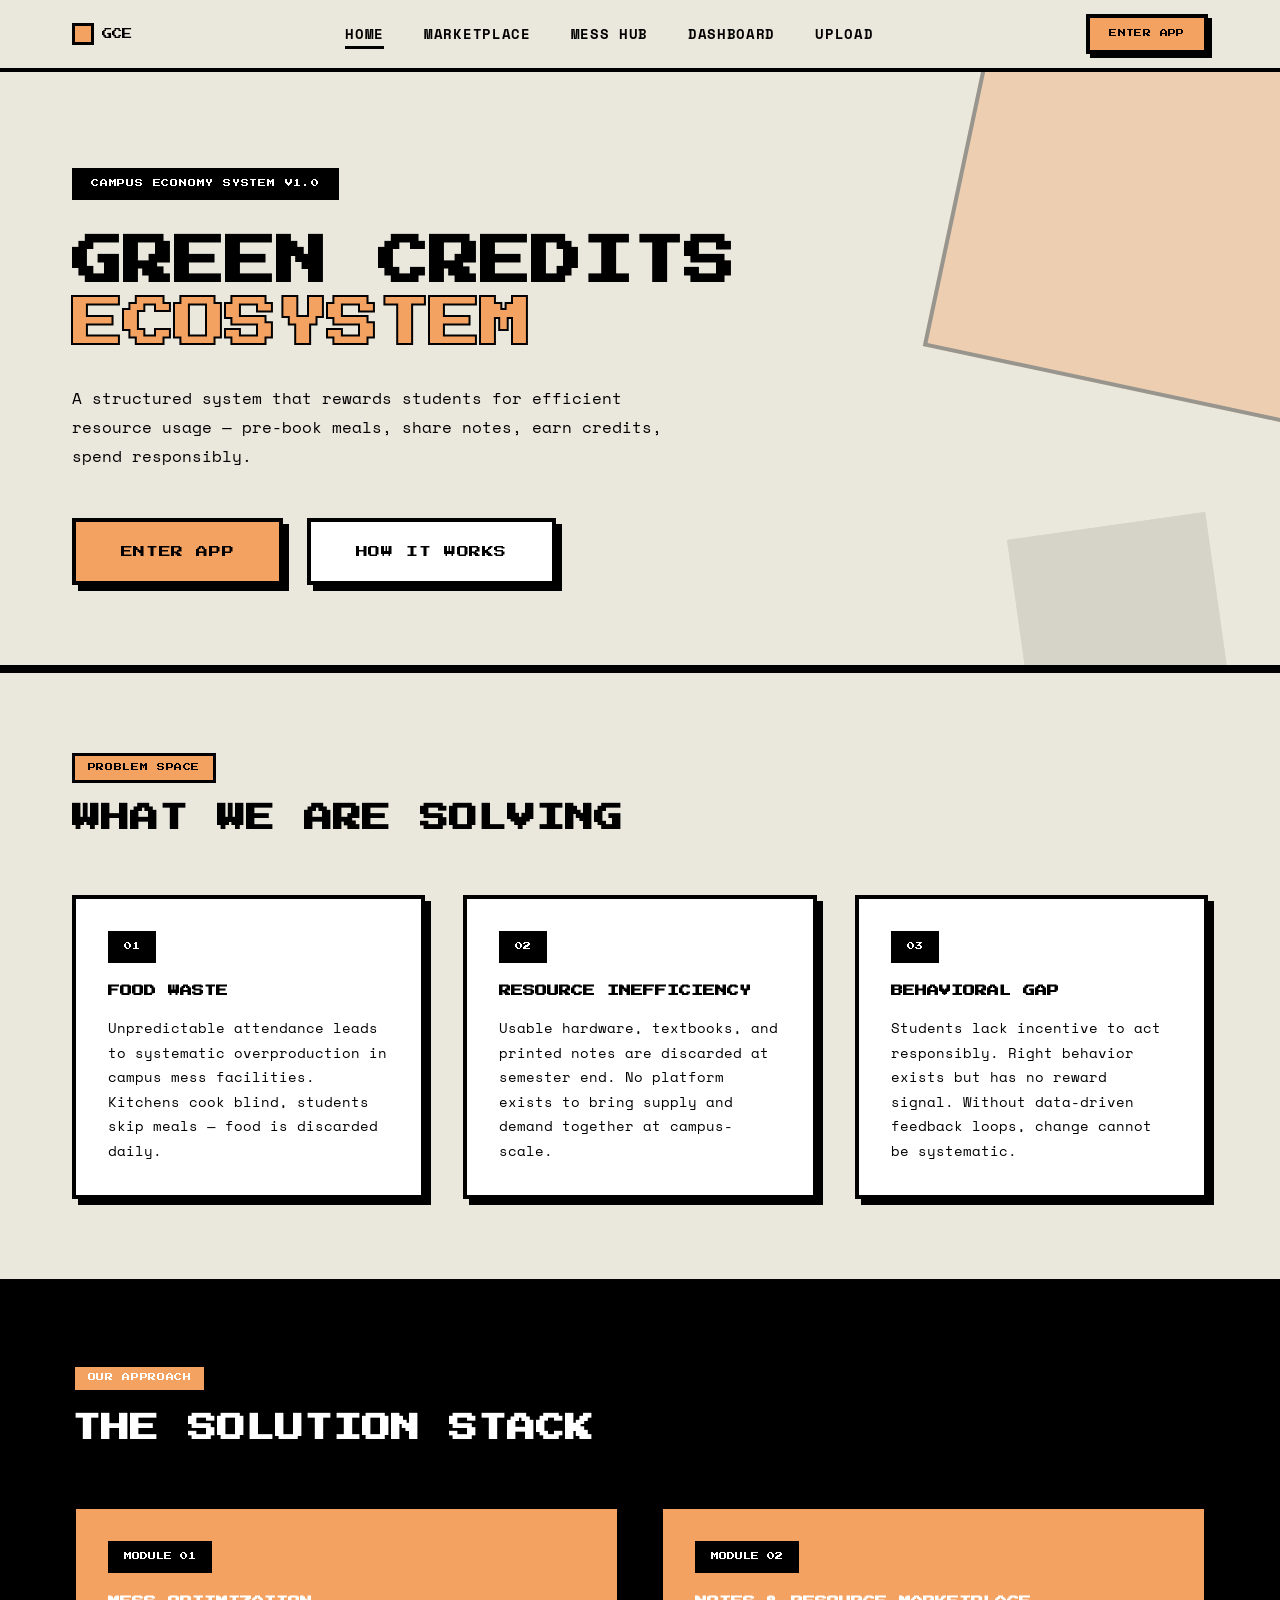
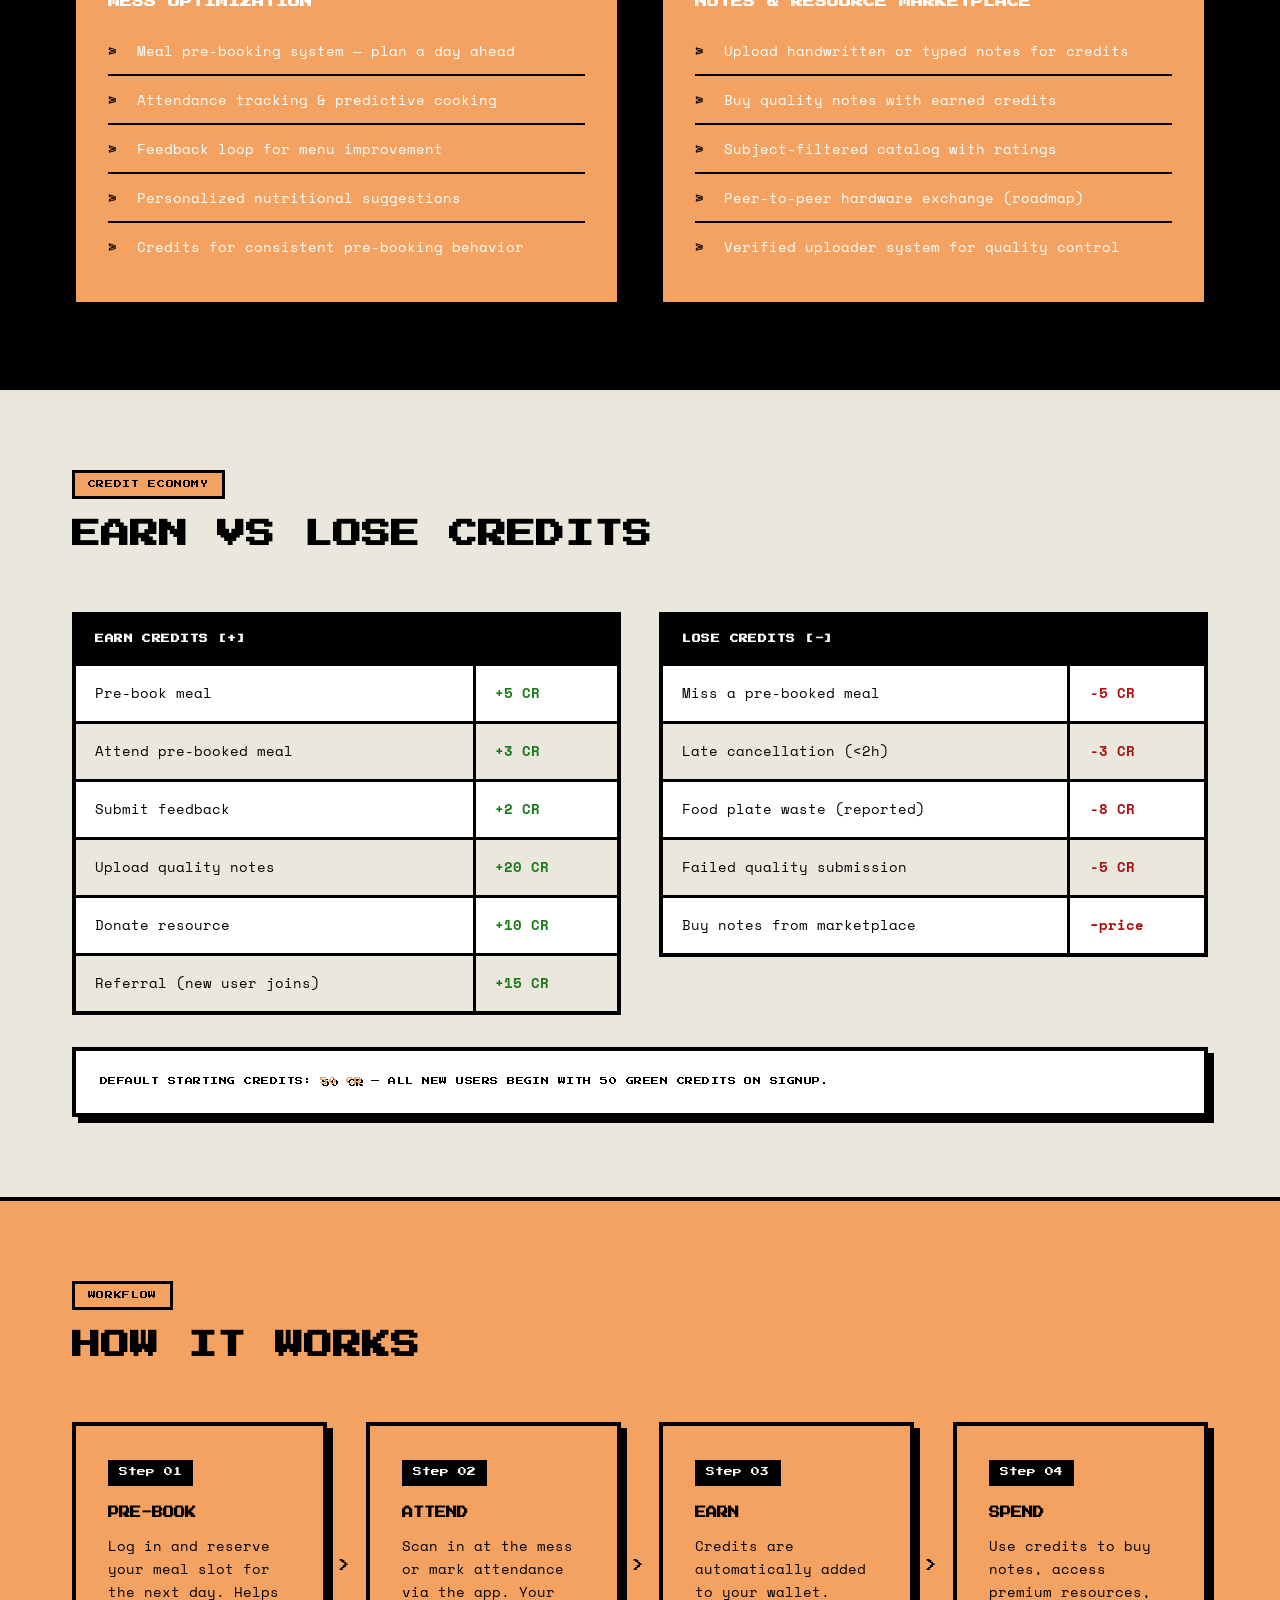
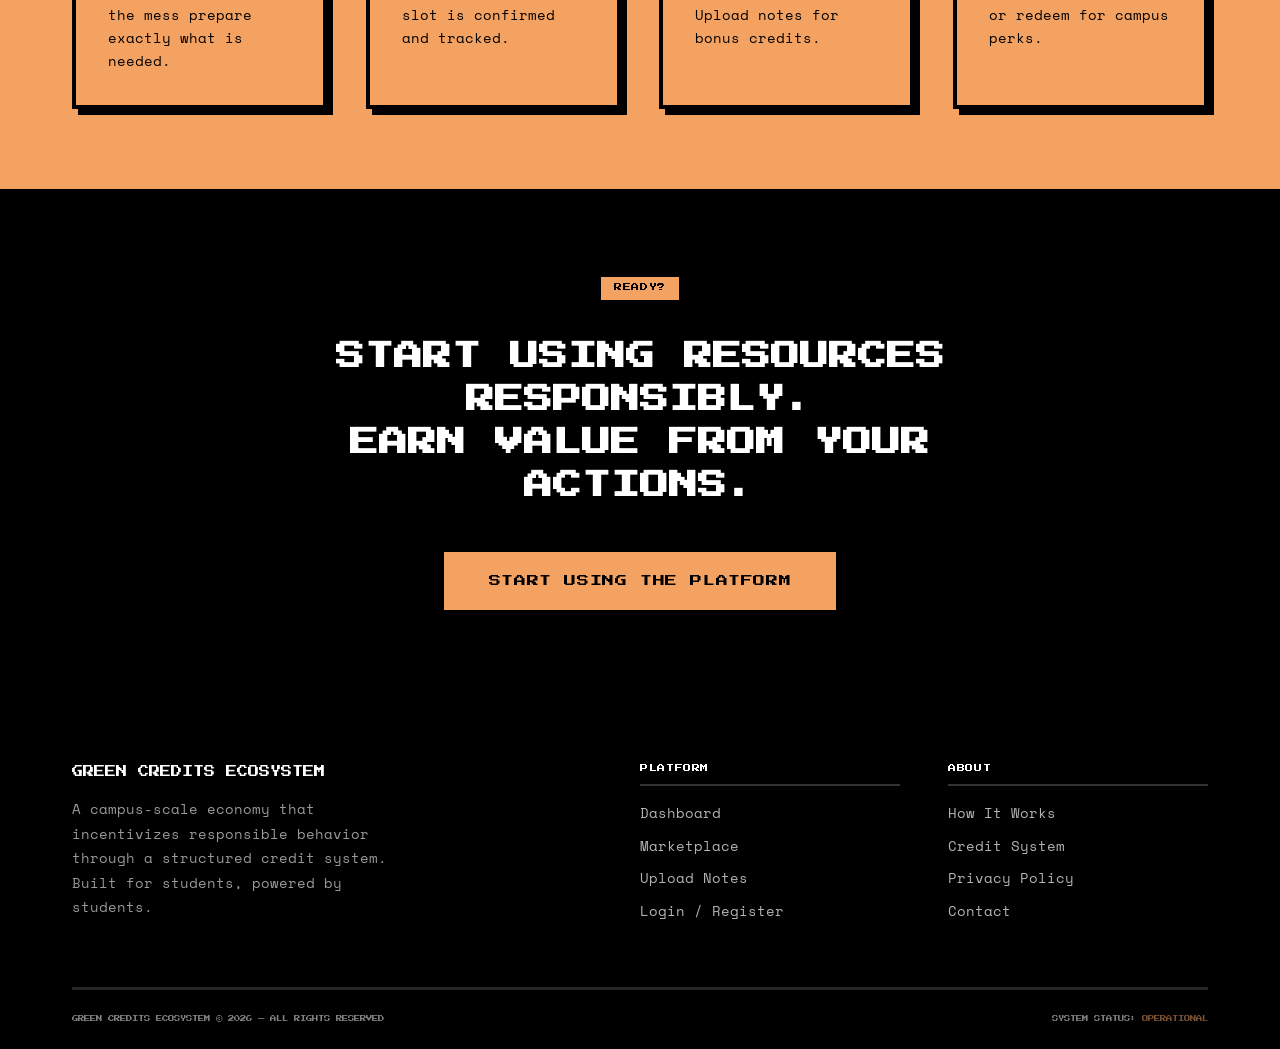
<file: index.html>
<!DOCTYPE html>
<html lang="en">

<head>
    <meta charset="UTF-8">
    <meta name="viewport" content="width=device-width, initial-scale=1.0">
    <title>Green Credits Ecosystem — Campus Economy Platform</title>
    <meta name="description"
        content="A structured campus economy that rewards students for efficient resource usage. Pre-book meals, share notes, earn green credits.">
    <link rel="preconnect" href="https://fonts.googleapis.com">
    <link rel="preconnect" href="https://fonts.gstatic.com" crossorigin>
    <link
        href="https://fonts.googleapis.com/css2?family=Press+Start+2P&family=Space+Mono:ital,wght@0,400;0,700;1,400;1,700&display=swap"
        rel="stylesheet">
    <link rel="stylesheet" href="styles.css">
</head>

<body>

    <!-- ─── NAVIGATION ─────────────────────── -->
    <nav class="nav">
        <div class="nav__inner">
            <a href="index.html" class="nav__logo">
                <span></span>
                GCE
            </a>
            <ul class="nav__links">
                <li><a href="index.html" class="active">Home</a></li>
                <li><a href="marketplace.html" class="nav__link--hide">Marketplace</a></li>
                <li><a href="mess.html" class="nav__link--hide">Mess Hub</a></li>
                <li><a href="dashboard.html" class="nav__link--hide">Dashboard</a></li>
                <li><a href="upload.html" class="nav__link--hide">Upload</a></li>
            </ul>
            <div class="flex flex-gap" style="align-items:center;">
                <span class="nav__credits-badge" id="nav-credits-badge"></span>
                <a href="login.html" class="btn btn--sm" id="nav-login-cta">Enter App</a>
            </div>
        </div>
    </nav>

    <!-- ─── HERO ──────────────────────────── -->
    <section class="hero">
        <div class="hero__inner">
            <span class="hero__eyebrow">Campus Economy System v1.0</span>
            <h1 class="hero__title">
                Green Credits<br>
                <em>Ecosystem</em>
            </h1>
            <p class="hero__subtitle">
                A structured system that rewards students for efficient resource usage —
                pre-book meals, share notes, earn credits, spend responsibly.
            </p>
            <div class="hero__cta">
                <a href="login.html" class="btn btn--lg" id="hero-enter-btn">Enter App</a>
                <a href="#how-it-works" class="btn btn--white btn--lg">How It Works</a>
            </div>
        </div>
    </section>

    <!-- ─── TICKER ─────────────────────────── -->


    <!-- ─── STATS STRIP ───────────────────── -->

    <!-- ─── PROBLEM ───────────────────────── -->
    <section class="section">
        <div class="container">
            <div class="section-header">
                <div>
                    <div class="section-tag">Problem Space</div>
                    <h2 class="section-title">What We Are Solving</h2>
                </div>
            </div>
            <div class="grid grid-3">
                <div class="card">
                    <div class="card__tag">01</div>
                    <h3 class="card__title">Food Waste</h3>
                    <p class="card__body">Unpredictable attendance leads to systematic overproduction in campus mess
                        facilities. Kitchens cook blind, students skip meals — food is discarded daily.</p>
                </div>
                <div class="card">
                    <div class="card__tag">02</div>
                    <h3 class="card__title">Resource Inefficiency</h3>
                    <p class="card__body">Usable hardware, textbooks, and printed notes are discarded at semester end.
                        No platform exists to bring supply and demand together at campus-scale.</p>
                </div>
                <div class="card">
                    <div class="card__tag">03</div>
                    <h3 class="card__title">Behavioral Gap</h3>
                    <p class="card__body">Students lack incentive to act responsibly. Right behavior exists but has no
                        reward signal. Without data-driven feedback loops, change cannot be systematic.</p>
                </div>
            </div>
        </div>
    </section>

    <!-- ─── SOLUTION ──────────────────────── -->
    <section class="section section--black">
        <div class="container">
            <div class="section-header">
                <div>
                    <div class="section-tag">Our Approach</div>
                    <h2 class="section-title" style="color:#fff;">The Solution Stack</h2>
                </div>
            </div>
            <div class="grid grid-2">
                <div class="card card--orange">
                    <div class="card__tag">Module 01</div>
                    <h3 class="card__title">Mess Optimization</h3>
                    <ul class="blist">
                        <li>Meal pre-booking system — plan a day ahead</li>
                        <li>Attendance tracking & predictive cooking</li>
                        <li>Feedback loop for menu improvement</li>
                        <li>Personalized nutritional suggestions</li>
                        <li>Credits for consistent pre-booking behavior</li>
                    </ul>
                </div>
                <div class="card card--orange">
                    <div class="card__tag">Module 02</div>
                    <h3 class="card__title">Notes &amp; Resource Marketplace</h3>
                    <ul class="blist">
                        <li>Upload handwritten or typed notes for credits</li>
                        <li>Buy quality notes with earned credits</li>
                        <li>Subject-filtered catalog with ratings</li>
                        <li>Peer-to-peer hardware exchange (roadmap)</li>
                        <li>Verified uploader system for quality control</li>
                    </ul>
                </div>
            </div>
        </div>
    </section>

    <!-- ─── CREDIT SYSTEM ─────────────────── -->
    <section class="section">
        <div class="container">
            <div class="section-header">
                <div>
                    <div class="section-tag">Credit Economy</div>
                    <h2 class="section-title">Earn vs Lose Credits</h2>
                </div>
            </div>
            <div class="grid grid-2">
                <div>
                    <table class="credit-table">
                        <thead>
                            <tr>
                                <th colspan="2">Earn Credits [+]</th>
                            </tr>
                        </thead>
                        <tbody>
                            <tr>
                                <td>Pre-book meal</td>
                                <td><span class="earn">+5 CR</span></td>
                            </tr>
                            <tr>
                                <td>Attend pre-booked meal</td>
                                <td><span class="earn">+3 CR</span></td>
                            </tr>
                            <tr>
                                <td>Submit feedback</td>
                                <td><span class="earn">+2 CR</span></td>
                            </tr>
                            <tr>
                                <td>Upload quality notes</td>
                                <td><span class="earn">+20 CR</span></td>
                            </tr>
                            <tr>
                                <td>Donate resource</td>
                                <td><span class="earn">+10 CR</span></td>
                            </tr>
                            <tr>
                                <td>Referral (new user joins)</td>
                                <td><span class="earn">+15 CR</span></td>
                            </tr>
                        </tbody>
                    </table>
                </div>
                <div>
                    <table class="credit-table">
                        <thead>
                            <tr>
                                <th colspan="2">Lose Credits [-]</th>
                            </tr>
                        </thead>
                        <tbody>
                            <tr>
                                <td>Miss a pre-booked meal</td>
                                <td><span class="lose">-5 CR</span></td>
                            </tr>
                            <tr>
                                <td>Late cancellation (&lt;2h)</td>
                                <td><span class="lose">-3 CR</span></td>
                            </tr>
                            <tr>
                                <td>Food plate waste (reported)</td>
                                <td><span class="lose">-8 CR</span></td>
                            </tr>
                            <tr>
                                <td>Failed quality submission</td>
                                <td><span class="lose">-5 CR</span></td>
                            </tr>
                            <tr>
                                <td>Buy notes from marketplace</td>
                                <td><span class="lose">−price</span></td>
                            </tr>
                        </tbody>
                    </table>
                </div>
            </div>
            <div class="mt-4" style="background:#fff;border:4px solid #000;padding:1.5rem;box-shadow:6px 6px 0 #000;">
                <p
                    style="font-family:var(--font-head);font-size:0.5rem;text-transform:uppercase;letter-spacing:0.06em;">
                    Default Starting Credits: <span style="color:var(--primary);text-shadow:2px 2px 0 #000;">50
                        CR</span> &mdash;
                    All new users begin with 50 green credits on signup.
                </p>
            </div>
        </div>
    </section>

    <!-- ─── HOW IT WORKS ──────────────────── -->
    <section id="how-it-works" class="section section--orange">
        <div class="container">
            <div class="section-header">
                <div>
                    <div class="section-tag">Workflow</div>
                    <h2 class="section-title">How It Works</h2>
                </div>
            </div>
            <div class="grid grid-4" style="position:relative;">
                <div class="step-card">
                    <div class="step-card__num">Step 01</div>
                    <h3 class="step-card__title">Pre-Book</h3>
                    <p class="step-card__body">Log in and reserve your meal slot for the next day. Helps the mess
                        prepare exactly what is needed.</p>
                </div>
                <div class="step-card">
                    <div class="step-card__num">Step 02</div>
                    <h3 class="step-card__title">Attend</h3>
                    <p class="step-card__body">Scan in at the mess or mark attendance via the app. Your slot is
                        confirmed and tracked.</p>
                </div>
                <div class="step-card">
                    <div class="step-card__num">Step 03</div>
                    <h3 class="step-card__title">Earn</h3>
                    <p class="step-card__body">Credits are automatically added to your wallet. Upload notes for bonus
                        credits.</p>
                </div>
                <div class="step-card">
                    <div class="step-card__num">Step 04</div>
                    <h3 class="step-card__title">Spend</h3>
                    <p class="step-card__body">Use credits to buy notes, access premium resources, or redeem for campus
                        perks.</p>
                </div>
            </div>
        </div>
    </section>

    <!-- ─── CTA ───────────────────────────── -->
    <section class="section section--black" style="text-align:center;">
        <div class="container">
            <div class="section-tag"
                style="background:var(--primary);color:#000;margin:0 auto 2rem;display:inline-block;">Ready?</div>
            <h2 class="section-title"
                style="color:#fff;font-size:clamp(1rem,2.5vw,1.8rem);max-width:700px;margin:0 auto 2.5rem;line-height:1.5;">
                Start Using Resources Responsibly.<br>Earn Value From Your Actions.
            </h2>
            <a href="login.html" class="btn btn--lg" style="background-color:var(--primary);">Start Using the
                Platform</a>
        </div>
    </section>

    <!-- ─── FOOTER ────────────────────────── -->
    <footer class="footer">
        <div class="container">
            <div class="footer__top">
                <div>
                    <div class="footer__logo">Green Credits Ecosystem</div>
                    <p class="footer__desc">A campus-scale economy that incentivizes responsible behavior through a
                        structured credit system. Built for students, powered by students.</p>
                </div>
                <div>
                    <div class="footer__heading">Platform</div>
                    <div class="footer__links">
                        <a href="dashboard.html">Dashboard</a>
                        <a href="marketplace.html">Marketplace</a>
                        <a href="upload.html">Upload Notes</a>
                        <a href="login.html">Login / Register</a>
                    </div>
                </div>
                <div>
                    <div class="footer__heading">About</div>
                    <div class="footer__links">
                        <a href="#how-it-works">How It Works</a>
                        <a href="#credits">Credit System</a>
                        <a href="#">Privacy Policy</a>
                        <a href="#">Contact</a>
                    </div>
                </div>
            </div>
            <div class="footer__bottom">
                <span class="footer__copy">Green Credits Ecosystem &copy; 2026 — All Rights Reserved</span>
                <span class="footer__copy">System Status: <span style="color:var(--primary);">Operational</span></span>
            </div>
        </div>
    </footer>

    <div id="toast-container"></div>

    <script src="app.js"></script>
    <script>
        /* Ticker content */
        const tickerItems = [
            'Meals Optimized: 12,847',
            'Resources Reused: 5,391',
            'Active Users: 1,024',
            'Notes Uploaded: 412',
            'Credits Circulating: 89,340',
            'Zero Waste Target: Q3 2026',
        ];
        function buildTicker() {
            const inner = document.getElementById('ticker-text');
            const text = tickerItems.map(t => `${t} <span class="ticker__sep">|</span>`).join(' ');
            inner.innerHTML = text + ' ' + text; // duplicate for seamless loop
        }
        buildTicker();

        /* Update CTA based on auth */
        if (GCE.isLoggedIn()) {
            const loginCta = document.getElementById('nav-login-cta');
            if (loginCta) { loginCta.textContent = 'Dashboard'; loginCta.href = 'dashboard.html'; }
            const heroCta = document.getElementById('hero-enter-btn');
            if (heroCta) { heroCta.textContent = 'Go to Dashboard'; heroCta.href = 'dashboard.html'; }
            document.querySelectorAll('[href="login.html"]').forEach(el => {
                if (el.id !== 'nav-login-cta' && el.id !== 'hero-enter-btn') {
                    el.href = 'dashboard.html';
                }
            });
            updateNavBadge();
        }
    </script>
</body>

</html>
</file>
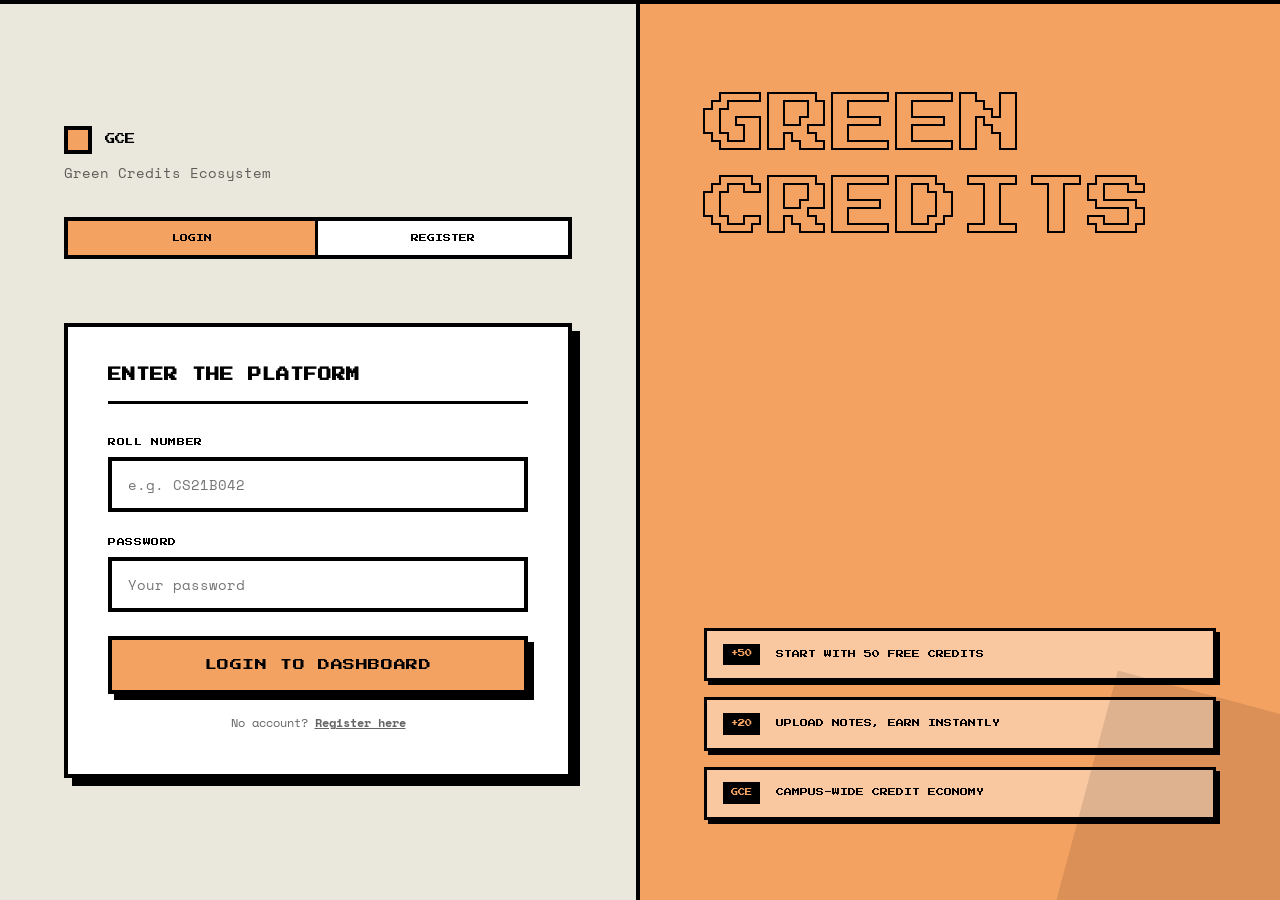
<file: dashboard.html>
<!DOCTYPE html>
<html lang="en">
<head>
    <meta charset="UTF-8">
    <meta name="viewport" content="width=device-width, initial-scale=1.0">
    <title>Dashboard — Green Credits Ecosystem</title>
    <meta name="description" content="Your Green Credits dashboard — view credits, activity, quick actions.">
    <link rel="preconnect" href="https://fonts.googleapis.com">
    <link rel="preconnect" href="https://fonts.gstatic.com" crossorigin>
    <link href="https://fonts.googleapis.com/css2?family=Press+Start+2P&family=Space+Mono:ital,wght@0,400;0,700;1,400;1,700&display=swap" rel="stylesheet">
    <link rel="stylesheet" href="styles.css">
    <style>
        /* Stat box grid */
        .kpi-grid {
            display: grid;
            grid-template-columns: repeat(3, 1fr);
            gap: 1.5rem;
            margin-bottom: 3rem;
        }
        @media (max-width: 700px) { .kpi-grid { grid-template-columns: 1fr; } }

        .kpi-box {
            border: 4px solid var(--black);
            background-color: var(--white);
            box-shadow: var(--shadow);
            padding: 1.5rem;
        }
        .kpi-box--primary { background-color: var(--primary); }

        .kpi-box__label {
            font-family: var(--font-head);
            font-size: 0.45rem;
            text-transform: uppercase;
            letter-spacing: 0.05em;
            margin-bottom: 0.8rem;
            opacity: 0.6;
        }
        .kpi-box__num {
            font-family: var(--font-head);
            font-size: clamp(1.2rem, 2.5vw, 2rem);
            display: block;
            text-shadow: 3px 3px 0 rgba(0,0,0,0.15);
        }
        .kpi-box__sub {
            font-size: 0.78rem;
            margin-top: 0.4rem;
            opacity: 0.6;
        }

        /* Section cards */
        .dash-card {
            border: 4px solid var(--black);
            background-color: var(--white);
            box-shadow: var(--shadow);
            margin-bottom: 2rem;
        }
        .dash-card__head {
            background-color: var(--black);
            color: var(--white);
            padding: 1rem 1.5rem;
            font-family: var(--font-head);
            font-size: 0.55rem;
            text-transform: uppercase;
            letter-spacing: 0.05em;
            display: flex;
            align-items: center;
            justify-content: space-between;
        }
        .dash-card__body { padding: 1.5rem; }

        /* Quick action buttons */
        .quick-actions {
            display: grid;
            grid-template-columns: repeat(2, 1fr);
            gap: 1rem;
        }
        @media (max-width: 500px) { .quick-actions { grid-template-columns: 1fr; } }

        .qa-btn {
            display: flex;
            flex-direction: column;
            align-items: flex-start;
            gap: 0.5rem;
            padding: 1.2rem;
            border: 4px solid var(--black);
            background-color: var(--bg);
            box-shadow: var(--shadow-sm);
            cursor: pointer;
            transition: transform var(--transition), box-shadow var(--transition), background-color var(--transition);
            font-family: inherit;
            text-align: left;
        }
        .qa-btn__icon {
            display: inline-block;
            width: 28px;
            height: 28px;
            background-color: var(--primary);
            border: 3px solid var(--black);
        }
        .qa-btn__title {
            font-family: var(--font-head);
            font-size: 0.5rem;
            text-transform: uppercase;
            display: block;
        }
        .qa-btn__sub { font-size: 0.75rem; opacity: 0.6; }
        .qa-btn:hover {
            background-color: var(--primary);
            transform: translate(-2px,-2px);
            box-shadow: var(--shadow);
        }

        /* Meal booking UI */
        .meal-slot {
            display: grid;
            grid-template-columns: 1fr auto;
            align-items: center;
            padding: 0.9rem 0;
            border-bottom: 2px solid var(--black);
            gap: 1rem;
        }
        .meal-slot:last-child { border-bottom: none; }
        .meal-slot__name { font-weight: 700; font-size: 0.9rem; }
        .meal-slot__time { font-size: 0.75rem; opacity: 0.6; }
        .meal-slot__status {
            font-family: var(--font-head);
            font-size: 0.45rem;
            text-transform: uppercase;
            padding: 0.3rem 0.7rem;
            border: 2px solid var(--black);
        }
        .meal-slot__status--booked  { background-color: var(--primary); }
        .meal-slot__status--open    { background-color: var(--white); cursor: pointer; }
        .meal-slot__status--open:hover { background-color: var(--primary); }
    </style>
</head>
<body>

<!-- ─── NAV ───────────────────────────── -->
<nav class="nav">
    <div class="nav__inner">
        <a href="index.html" class="nav__logo">
            <span></span>
            GCE
        </a>
        <ul class="nav__links">
            <li><a href="index.html">Home</a></li>
            <li><a href="marketplace.html">Marketplace</a></li>
            <li><a href="mess.html">Mess Hub</a></li>
            <li><a href="dashboard.html" class="active">Dashboard</a></li>
            <li><a href="upload.html">Upload</a></li>
            <li><a href="inbox.html">Inbox</a></li>
        </ul>
        <div class="flex flex-gap" style="align-items:center;">
            <span class="nav__credits-badge" id="nav-credits-badge"></span>
            <button class="btn btn--sm btn--black" id="btn-logout">Logout</button>
        </div>
    </div>
</nav>

<!-- ─── DASH LAYOUT ─────────────────── -->
<div class="dash-layout">

    <!-- SIDEBAR -->
    <aside class="sidebar">
        <div class="sidebar__user">
            <div class="sidebar__avatar" id="sidebar-avatar">?</div>
            <div class="sidebar__name" id="sidebar-name">Loading…</div>
            <div class="sidebar__role">Student</div>
            <div class="sidebar__credits">
                <span class="sidebar__credits-num" id="sidebar-credits">—</span>
                <span class="sidebar__credits-label">Green Credits</span>
            </div>
        </div>

        <nav class="sidebar__nav">
            <a href="dashboard.html" class="active">
                <span class="sidebar__icon"></span>
                Dashboard
            </a>
            <a href="marketplace.html">
                <span class="sidebar__icon sidebar__icon--hollow"></span>
                Marketplace
            </a>
            <a href="mess.html">
                <span class="sidebar__icon sidebar__icon--hollow"></span>
                Mess Hub
            </a>
            <a href="upload.html">
                <span class="sidebar__icon sidebar__icon--hollow"></span>
                Upload Notes
            </a>
            <a href="login.html" id="sidebar-logout" style="margin-top:2rem;border-top:2px solid var(--black);padding-top:1rem;">
                <span class="sidebar__icon sidebar__icon--hollow"></span>
                Logout
            </a>
        </nav>
    </aside>

    <!-- MAIN -->
    <main class="dash-main">

        <!-- Page header -->
        <div style="margin-bottom:2.5rem;border-bottom:3px solid var(--black);padding-bottom:1.5rem;display:flex;align-items:center;justify-content:space-between;flex-wrap:wrap;gap:1rem;">
            <div>
                <div style="font-family:var(--font-head);font-size:0.45rem;text-transform:uppercase;letter-spacing:0.08em;opacity:0.5;margin-bottom:0.4rem;">GREEN CREDITS ECOSYSTEM</div>
                <h1 style="font-size:1rem;text-transform:uppercase;line-height:1.4;" id="dash-greeting">Good Morning</h1>
            </div>
            <a href="upload.html" class="btn">+ Upload Notes</a>
        </div>

        <!-- KPI Grid -->
        <div class="kpi-grid">
            <div class="kpi-box kpi-box--primary">
                <div class="kpi-box__label">Green Credits</div>
                <span class="kpi-box__num" id="kpi-credits">—</span>
                <div class="kpi-box__sub">Your balance</div>
            </div>
            <div class="kpi-box">
                <div class="kpi-box__label">Notes Uploaded</div>
                <span class="kpi-box__num" id="kpi-uploads">0</span>
                <div class="kpi-box__sub">Total submissions</div>
            </div>
            <div class="kpi-box">
                <div class="kpi-box__label">Notes Purchased</div>
                <span class="kpi-box__num" id="kpi-purchases">0</span>
                <div class="kpi-box__sub">From marketplace</div>
            </div>
        </div>

        <!-- Two-column layout -->
        <div class="grid grid-2" style="gap:2rem;">
            <!-- Activity Feed -->
            <div>
                <div class="dash-card">
                    <div class="dash-card__head">
                        <span>Recent Activity</span>
                        <span id="activity-count" style="font-size:0.4rem;opacity:0.6;">0 events</span>
                    </div>
                    <div class="dash-card__body">
                        <div class="activity-list" id="activity-list">
                            <div style="text-align:center;padding:2rem 0;opacity:0.4;">
                                <div style="font-family:var(--font-head);font-size:0.5rem;text-transform:uppercase;">No activity yet</div>
                                <p style="font-size:0.8rem;margin-top:0.5rem;">Start by uploading a note or booking a meal.</p>
                            </div>
                        </div>
                    </div>
                </div>
            </div>

            <!-- Quick Actions + Meal -->
            <div>
                <div class="dash-card">
                    <div class="dash-card__head">Quick Actions</div>
                    <div class="dash-card__body">
                        <div class="quick-actions">
                            <button class="qa-btn" onclick="window.location.href='upload.html'">
                                <span class="qa-btn__icon"></span>
                                <span class="qa-btn__title">Upload Notes</span>
                                <span class="qa-btn__sub">+20 CR earned</span>
                            </button>
                            <button class="qa-btn" onclick="window.location.href='marketplace.html'">
                                <span class="qa-btn__icon"></span>
                                <span class="qa-btn__title">Buy Items</span>
                                <span class="qa-btn__sub">Spend credits</span>
                            </button>
                            <button class="qa-btn" onclick="window.location.href='mess.html'">
                                <span class="qa-btn__icon"></span>
                                <span class="qa-btn__title">Mess Hub</span>
                                <span class="qa-btn__sub">Book / Rate Meals</span>
                            </button>
                            <button class="qa-btn" onclick="giveFeedback()">
                                <span class="qa-btn__icon"></span>
                                <span class="qa-btn__title">Feedback</span>
                                <span class="qa-btn__sub">+2 CR earned</span>
                            </button>
                        </div>
                    </div>
                </div>

                <!-- Removed internal mess schedule, relocated to Mess Hub -->
            </div>
        </div>

    </main>
</div>

<div id="toast-container"></div>

<script src="app.js"></script>
<script>
    GCE.requireAuth('login.html');

    /* Init user info */
    const user = GCE.getUser();

    function initDash() {
        const hour = new Date().getHours();
        const greeting = hour < 12 ? 'Good Morning' : hour < 17 ? 'Good Afternoon' : 'Good Evening';
        document.getElementById('dash-greeting').textContent = greeting + ', ' + (user.name || user.roll);

        // sidebar
        const name = user.name || user.roll;
        document.getElementById('sidebar-avatar').textContent  = name.charAt(0).toUpperCase();
        document.getElementById('sidebar-name').textContent    = name;
        document.getElementById('sidebar-credits').textContent = GCE.getCredits() + ' CR';

        // kpi
        document.getElementById('kpi-credits').textContent  = GCE.getCredits();
        updateNavBadge();

        // purchases & uploads count
        const purchases = GCE.getPurchases();
        document.getElementById('kpi-purchases').textContent = purchases.length;

        const allNotes = GCE.getNotes();
        const myNotes  = allNotes.filter(n => n.uploader === (user.roll || user.name));
        document.getElementById('kpi-uploads').textContent = myNotes.length;

        renderActivity();
    }

    function renderActivity() {
        const log = GCE.getActivity();
        const container = document.getElementById('activity-list');
        document.getElementById('activity-count').textContent = log.length + ' events';

        if (!log.length) return;

        container.innerHTML = log.slice(0, 8).map(a => `
            <div class="activity-item">
                <span class="activity-dot activity-dot--${a.type}"></span>
                <div>
                    <div class="activity-text">${a.reason}</div>
                    <div class="activity-time">${GCE.timeAgo(a.ts)}</div>
                </div>
                <span class="activity-delta" style="color:${a.type==='earn'?'#1a7a1a':'#aa1111'}">${a.delta} CR</span>
            </div>
        `).join('');
    }

    function giveFeedback() {
        GCE.addCredits(2, 'Submitted mess feedback');
        updateCreditsDisplay();
        renderActivity();
        showToast('Feedback submitted — +2 CR added!', 'success');
    }

    function updateCreditsDisplay() {
        const c = GCE.getCredits();
        document.getElementById('sidebar-credits').textContent = c + ' CR';
        document.getElementById('kpi-credits').textContent = c;
        updateNavBadge();
    }

    initDash();

    // sidebar logout
    document.getElementById('sidebar-logout').addEventListener('click', e => {
        e.preventDefault();
        GCE.logout();
        window.location.href = 'index.html';
    });
</script>
</body>
</html>
</file>
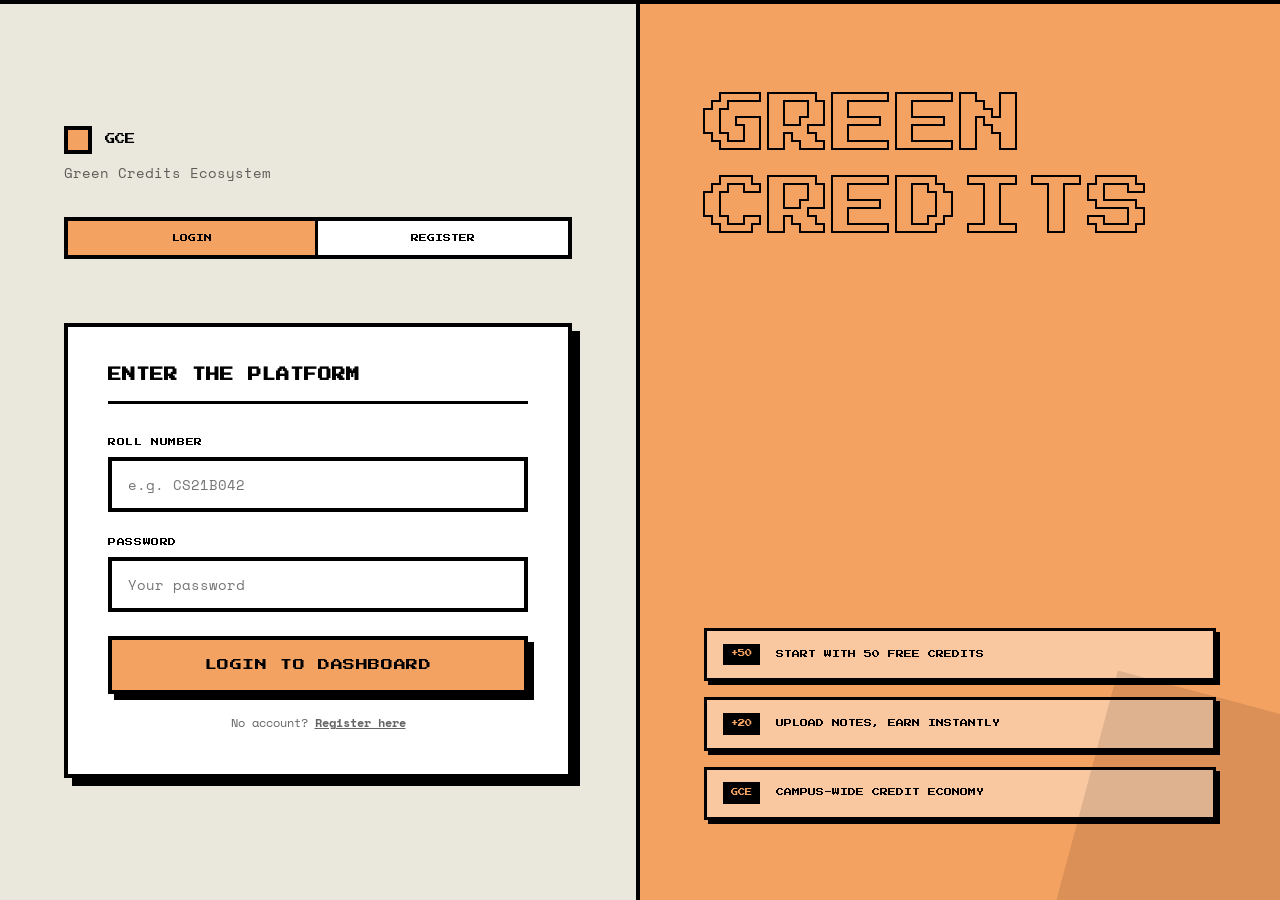
<file: login.html>
<!DOCTYPE html>
<html lang="en">

<head>
    <meta charset="UTF-8">
    <meta name="viewport" content="width=device-width, initial-scale=1.0">
    <title>Login — Green Credits Ecosystem</title>
    <meta name="description" content="Login or register to the Green Credits Ecosystem campus platform.">
    <link rel="preconnect" href="https://fonts.googleapis.com">
    <link rel="preconnect" href="https://fonts.gstatic.com" crossorigin>
    <link
        href="https://fonts.googleapis.com/css2?family=Press+Start+2P&family=Space+Mono:ital,wght@0,400;0,700;1,400;1,700&display=swap"
        rel="stylesheet">
    <link rel="stylesheet" href="styles.css">
    <style>
        body {
            background-color: var(--bg);
        }

        .login-page {
            display: grid;
            grid-template-columns: 1fr 1fr;
            min-height: 100vh;
        }

        /* Left panel */
        .login-panel {
            display: flex;
            flex-direction: column;
            justify-content: center;
            padding: 5rem 4rem;
            border-right: 4px solid var(--black);
        }

        /* Right panel */
        .login-accent {
            background-color: var(--primary);
            padding: 5rem 4rem;
            display: flex;
            flex-direction: column;
            justify-content: space-between;
            position: relative;
            overflow: hidden;
        }

        .login-accent::before {
            content: '';
            position: absolute;
            bottom: -60px;
            right: -60px;
            width: 260px;
            height: 260px;
            border: 4px solid var(--black);
            background: var(--black);
            opacity: 0.1;
            transform: rotate(15deg);
        }

        .login-accent__big {
            font-family: var(--font-head);
            font-size: clamp(2rem, 5vw, 4.5rem);
            text-transform: uppercase;
            line-height: 1.3;
            -webkit-text-stroke: 2px var(--black);
            color: transparent;
        }

        .login-accent__feature {
            display: flex;
            flex-direction: column;
            gap: 1rem;
        }

        .login-accent__item {
            display: flex;
            align-items: center;
            gap: 1rem;
            padding: 0.8rem 1rem;
            border: 3px solid var(--black);
            background-color: rgba(255, 255, 255, 0.4);
            box-shadow: var(--shadow-sm);
            font-family: var(--font-head);
            font-size: 0.5rem;
            text-transform: uppercase;
        }

        .login-accent__badge {
            display: inline-block;
            background-color: var(--black);
            color: var(--primary);
            padding: 0.3rem 0.5rem;
            font-size: 0.45rem;
        }

        /* Form */
        .login-form-box {
            background-color: var(--white);
            border: 4px solid var(--black);
            box-shadow: var(--shadow-lg);
            padding: 2.5rem;
            margin-top: 2rem;
        }

        .login-title {
            font-family: var(--font-head);
            font-size: 0.85rem;
            text-transform: uppercase;
            margin-bottom: 2rem;
            padding-bottom: 1rem;
            border-bottom: 3px solid var(--black);
        }

        .login-logo {
            display: flex;
            align-items: center;
            gap: 0.8rem;
            margin-bottom: 0.5rem;
        }

        .login-logo__sq {
            display: inline-block;
            width: 28px;
            height: 28px;
            background-color: var(--primary);
            border: 4px solid var(--black);
        }

        .login-logo__text {
            font-family: var(--font-head);
            font-size: 0.65rem;
            text-transform: uppercase;
        }

        .login-eyebrow {
            font-size: 0.85rem;
            opacity: 0.6;
            margin-bottom: 2rem;
        }

        .tab-row {
            display: grid;
            grid-template-columns: 1fr 1fr;
            border: 4px solid var(--black);
            margin-bottom: 2rem;
        }

        .tab-btn {
            padding: 0.8rem;
            font-family: var(--font-head);
            font-size: 0.5rem;
            text-transform: uppercase;
            background-color: var(--white);
            border: none;
            border-right: 3px solid var(--black);
            cursor: pointer;
            transition: background-color var(--transition);
        }

        .tab-btn:last-child {
            border-right: none;
        }

        .tab-btn.active {
            background-color: var(--primary);
        }

        .tab-btn:hover:not(.active) {
            background-color: var(--bg);
        }

        @media (max-width: 768px) {
            .login-page {
                grid-template-columns: 1fr;
            }

            .login-accent {
                display: none;
            }

            .login-panel {
                padding: 3rem 1.5rem;
                border-right: none;
            }
        }
    </style>
</head>

<body>

    <div class="login-page">

        <!-- ─ LEFT: Form ─ -->
        <div class="login-panel">
            <a href="index.html" class="login-logo">
                <span class="login-logo__sq"></span>
                <span class="login-logo__text">GCE</span>
            </a>
            <p class="login-eyebrow">Green Credits Ecosystem</p>

            <!-- Tab switch -->
            <div class="tab-row" role="tablist">
                <button class="tab-btn active" id="tab-login" onclick="switchTab('login')" role="tab"
                    aria-selected="true">Login</button>
                <button class="tab-btn" id="tab-register" onclick="switchTab('register')" role="tab"
                    aria-selected="false">Register</button>
            </div>

            <!-- Login Form -->
            <form class="login-form-box" id="form-login" onsubmit="handleLogin(event)" novalidate>
                <h1 class="login-title">Enter the Platform</h1>

                <div class="form-group">
                    <label for="login-roll" class="form-label">Roll Number</label>
                    <input type="text" id="login-roll" class="form-input" placeholder="e.g. CS21B042" required
                        autocomplete="username">
                </div>
                <div class="form-group">
                    <label for="login-password" class="form-label">Password</label>
                    <input type="password" id="login-password" class="form-input" placeholder="Your password" required
                        autocomplete="current-password">

                </div>

                <button type="submit" class="btn btn--full btn--lg" id="btn-login">Login to Dashboard</button>

                <p style="margin-top:1.2rem;font-size:0.75rem;opacity:0.6;text-align:center;">
                    No account? <a href="#" onclick="switchTab('register');return false;"
                        style="font-weight:700;text-decoration:underline;">Register here</a>
                </p>
            </form>

            <!-- Register Form -->
            <form class="login-form-box hidden" id="form-register" onsubmit="handleRegister(event)" novalidate>
                <h1 class="login-title">Create Account</h1>

                <div class="form-group">
                    <label for="reg-name" class="form-label">Full Name</label>
                    <input type="text" id="reg-name" class="form-input" placeholder="e.g. Aarav Sharma" required>
                </div>
                <div class="form-group">
                    <label for="reg-roll" class="form-label">Registration Number</label>
                    <input type="text" id="reg-roll" class="form-input" placeholder="e.g. CS21B042" required>
                </div>
                <div class="form-group">
                    <label for="reg-dept" class="form-label">Department</label>
                    <select id="reg-dept" class="form-select" required>
                        <option value="">— Select —</option>
                        <option>Computer Science</option>
                        <option>Information Technology</option>
                        <option>Mechanical Engineering</option>
                        <option>Electrical Engineering</option>
                        <option>Civil Engineering</option>
                        <option>Biotechnology</option>
                        <option>Chemical Engineering</option>
                    </select>
                </div>
                <div class="form-group">
                    <label for="reg-password" class="form-label">Set Password</label>
                    <input type="password" id="reg-password" class="form-input" placeholder="Min 6 characters" required
                        autocomplete="new-password">
                </div>

                <button type="submit" class="btn btn--full btn--lg" id="btn-register">Create Account &amp; Get 50
                    CR</button>
            </form>
        </div>

        <!-- ─ RIGHT: Accent ─ -->
        <div class="login-accent">
            <div>
                <div class="login-accent__big">Green<br>Credits</div>
            </div>

            <div class="login-accent__feature">
                <div class="login-accent__item">
                    <span class="login-accent__badge">+50</span>
                    Start with 50 free credits
                </div>
                <div class="login-accent__item">
                    <span class="login-accent__badge">+20</span>
                    Upload notes, earn instantly
                </div>
                <div class="login-accent__item">
                    <span class="login-accent__badge">GCE</span>
                    Campus-wide credit economy
                </div>
            </div>
        </div>

    </div>

    <div id="toast-container"></div>

    <script src="app.js"></script>
    <script>
        // Redirect if already logged in
        if (GCE.isLoggedIn()) window.location.href = 'dashboard.html';

        function switchTab(tab) {
            const isLogin = (tab === 'login');
            document.getElementById('form-login').classList.toggle('hidden', !isLogin);
            document.getElementById('form-register').classList.toggle('hidden', isLogin);
            document.getElementById('tab-login').classList.toggle('active', isLogin);
            document.getElementById('tab-register').classList.toggle('active', !isLogin);
        }

        function handleLogin(e) {
            e.preventDefault();
            const roll = document.getElementById('login-roll').value.trim();
            const pass = document.getElementById('login-password').value;
            if (!roll) { showToast('Please enter your roll number', 'error'); return; }
            if (!pass) { showToast('Please enter your password', 'error'); return; }

            const btn = document.getElementById('btn-login');
            btn.textContent = 'Authenticating...';
            btn.disabled = true;

            setTimeout(() => {
                GCE.login(roll, roll);
                showToast('Login successful! Loading dashboard...', 'success');
                setTimeout(() => { window.location.href = 'dashboard.html'; }, 800);
            }, 600);
        }

        function handleRegister(e) {
            e.preventDefault();
            const name = document.getElementById('reg-name').value.trim();
            const roll = document.getElementById('reg-roll').value.trim();
            const dept = document.getElementById('reg-dept').value;
            const pass = document.getElementById('reg-password').value;

            if (!name) { showToast('Full name is required', 'error'); return; }
            if (!roll) { showToast('Roll number is required', 'error'); return; }
            if (!dept) { showToast('Please select your department', 'error'); return; }
            if (!pass || pass.length < 6) { showToast('Password must be at least 6 characters', 'error'); return; }

            const btn = document.getElementById('btn-register');
            btn.textContent = 'Creating account...';
            btn.disabled = true;

            setTimeout(() => {
                GCE.login(name, roll);
                showToast('Account created! 50 CR added to your wallet.', 'success');
                setTimeout(() => { window.location.href = 'dashboard.html'; }, 900);
            }, 700);
        }
    </script>
</body>

</html>
</file>
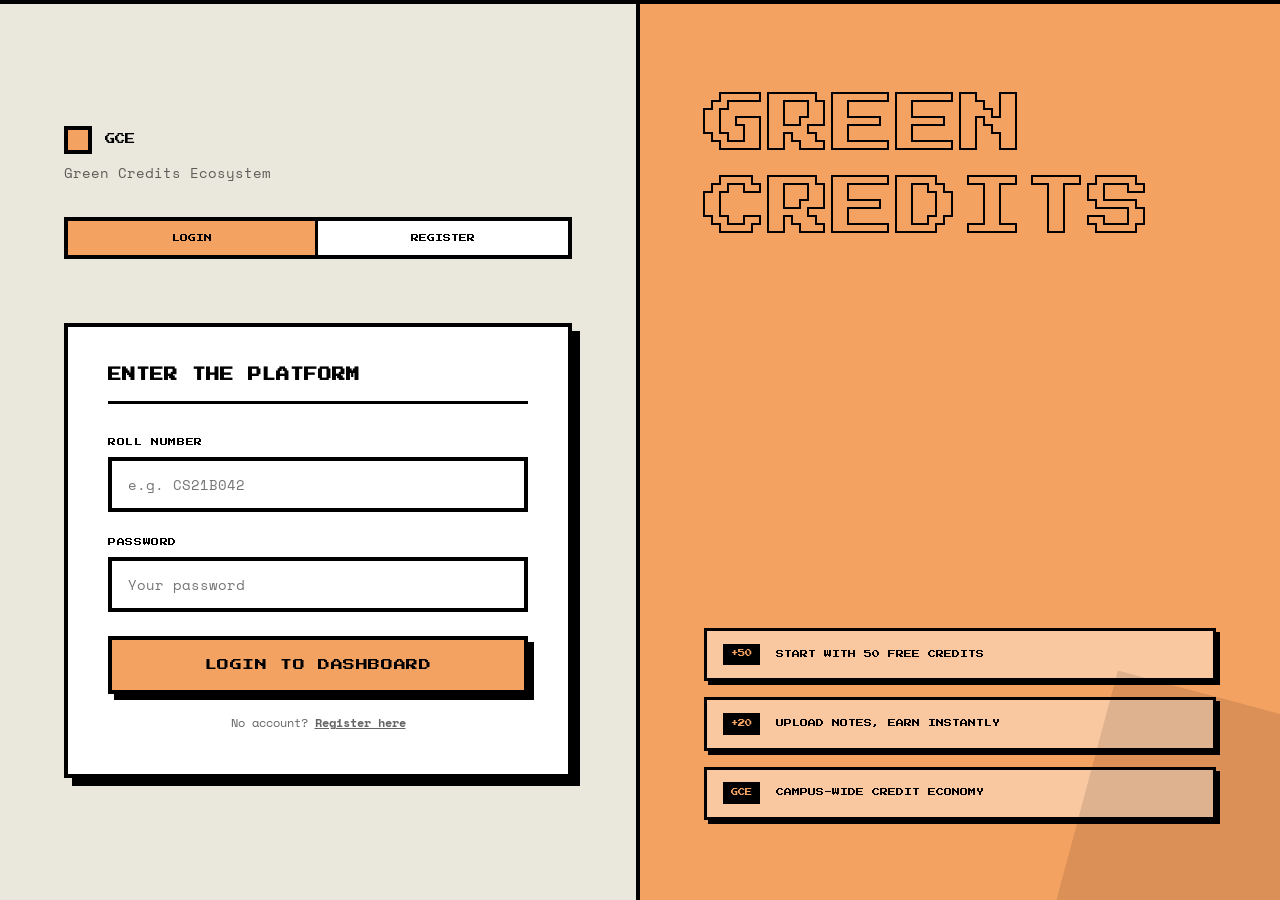
<file: mess.html>
<!DOCTYPE html>
<html lang="en">

<head>
    <meta charset="UTF-8">
    <meta name="viewport" content="width=device-width, initial-scale=1.0">
    <title>Mess Hub — Green Credits Ecosystem</title>
    <link rel="preconnect" href="https://fonts.googleapis.com">
    <link rel="preconnect" href="https://fonts.gstatic.com" crossorigin>
    <link
        href="https://fonts.googleapis.com/css2?family=Press+Start+2P&family=Space+Mono:ital,wght@0,400;0,700;1,400;1,700&display=swap"
        rel="stylesheet">
    <link rel="stylesheet" href="styles.css">
    <style>
        .dash-card {
            border: 4px solid var(--black);
            background-color: var(--white);
            box-shadow: var(--shadow);
            margin-bottom: 2rem;
            display: flex;
            flex-direction: column;
        }

        .dash-card__head {
            background-color: var(--black);
            color: var(--white);
            padding: 1rem 1.5rem;
            font-family: var(--font-head);
            font-size: 0.55rem;
            text-transform: uppercase;
            letter-spacing: 0.05em;
        }

        .dash-card__body {
            padding: 1.5rem;
            flex: 1;
            display: flex;
            flex-direction: column;
        }

        /* Meal slot with Menus */
        .meal-slot {
            display: flex;
            justify-content: space-between;
            align-items: center;
            padding: 1.2rem 0;
            border-bottom: 2px solid var(--black);
            gap: 1rem;
            flex-wrap: wrap;
        }

        .meal-slot:last-child {
            border-bottom: none;
        }

        .meal-slot__time {
            font-size: 0.75rem;
            font-family: var(--font-head);
            margin-bottom: 0.3rem;
        }

        .meal-slot__name {
            font-weight: 700;
            font-size: 1.1rem;
        }

        .meal-slot__menu {
            font-size: 0.85rem;
            opacity: 0.7;
            margin-top: 0.5rem;
            max-width: 400px;
        }

        .meal-slot__status {
            font-family: var(--font-head);
            font-size: 0.5rem;
            text-transform: uppercase;
            padding: 0.5rem 1rem;
            border: 3px solid var(--black);
            white-space: nowrap;
        }

        .meal-slot__status--booked {
            background-color: var(--primary);
        }

        .meal-slot__status--open {
            background-color: var(--bg);
            cursor: pointer;
            transition: transform var(--transition);
        }

        .meal-slot__status--open:hover {
            transform: translate(-2px, -2px);
            box-shadow: var(--shadow-sm);
        }

        /* Tinder Rating System */
        .tinder-wrapper {
            position: relative;
            width: 100%;
            height: 400px;
            margin: 0 auto;
            perspective: 1000px;
        }

        .tinder-empty {
            position: absolute;
            inset: 0;
            display: flex;
            flex-direction: column;
            align-items: center;
            justify-content: center;
            text-align: center;
            border: 4px dashed var(--black);
            background-color: var(--bg);
            z-index: 0;
            padding: 2rem;
        }

        .tinder-card {
            position: absolute;
            inset: 0;
            border: 4px solid var(--black);
            background-color: var(--white);
            box-shadow: var(--shadow);
            display: flex;
            flex-direction: column;
            transform-origin: center bottom;
            transition: transform 0.4s ease, opacity 0.4s ease;
            z-index: 10;
        }

        .tinder-card__img {
            width: 100%;
            height: 250px;
            object-fit: cover;
            border-bottom: 4px solid var(--black);
        }

        .tinder-card__info {
            padding: 1.5rem;
            text-align: center;
            flex: 1;
            display: flex;
            align-items: center;
            justify-content: center;
            font-family: var(--font-head);
            font-size: 1.2rem;
            text-transform: uppercase;
        }

        .tinder-controls {
            display: flex;
            justify-content: space-between;
            gap: 1rem;
            margin-top: 1.5rem;
        }

        .swipe-btn {
            flex: 1;
            padding: 1rem;
            font-family: var(--font-head);
            font-size: 0.6rem;
            border: 4px solid var(--black);
            cursor: pointer;
            text-transform: uppercase;
            transition: transform var(--transition);
        }

        .swipe-btn:active {
            transform: translate(4px, 4px);
        }

        .swipe-btn--down {
            background-color: #ff4444;
            color: var(--white);
        }

        .swipe-btn--up {
            background-color: #44cc44;
            color: var(--white);
        }

        /* Animations */
        .swipe-left {
            transform: translateX(-150%) rotate(-15deg);
            opacity: 0;
        }

        .swipe-right {
            transform: translateX(150%) rotate(15deg);
            opacity: 0;
        }
    </style>
</head>

<body>

    <!-- ─── NAV ───────────────────────────── -->
    <nav class="nav">
        <div class="nav__inner">
            <a href="index.html" class="nav__logo">
                <span></span>
                GCE
            </a>
            <ul class="nav__links">
                <li><a href="index.html">Home</a></li>
                <li><a href="marketplace.html">Marketplace</a></li>
                <li><a href="mess.html" class="active">Mess Hub</a></li>
                <li><a href="dashboard.html">Dashboard</a></li>
                <li><a href="upload.html">Upload</a></li>
                <li><a href="inbox.html">Inbox</a></li>
            </ul>
            <div class="flex flex-gap" style="align-items:center;">
                <span class="nav__credits-badge" id="nav-credits-badge"></span>
                <button class="btn btn--sm btn--black" id="btn-logout">Logout</button>
            </div>
        </div>
    </nav>

    <!-- ─── DASH LAYOUT ─────────────────── -->
    <div class="dash-layout">

        <!-- SIDEBAR -->
        <aside class="sidebar">
            <div class="sidebar__user">
                <div class="sidebar__avatar" id="sidebar-avatar">?</div>
                <div class="sidebar__name" id="sidebar-name">Loading…</div>
                <div class="sidebar__role">Student</div>
                <div class="sidebar__credits">
                    <span class="sidebar__credits-num" id="sidebar-credits">—</span>
                    <span class="sidebar__credits-label">Green Credits</span>
                </div>
            </div>

            <nav class="sidebar__nav">
                <a href="dashboard.html">
                    <span class="sidebar__icon sidebar__icon--hollow"></span>
                    Dashboard
                </a>
                <a href="marketplace.html">
                    <span class="sidebar__icon sidebar__icon--hollow"></span>
                    Marketplace
                </a>
                <a href="mess.html" class="active">
                    <span class="sidebar__icon"></span>
                    Mess Hub
                </a>
                <a href="upload.html">
                    <span class="sidebar__icon sidebar__icon--hollow"></span>
                    Upload Notes
                </a>
                <a href="login.html" id="sidebar-logout"
                    style="margin-top:2rem;border-top:2px solid var(--black);padding-top:1rem;">
                    <span class="sidebar__icon sidebar__icon--hollow"></span>
                    Logout
                </a>
            </nav>
        </aside>

        <!-- MAIN -->
        <main class="dash-main">

            <!-- Page header -->
            <div style="margin-bottom:2.5rem;border-bottom:3px solid var(--black);padding-bottom:1.5rem;">
                <div
                    style="font-family:var(--font-head);font-size:0.45rem;text-transform:uppercase;letter-spacing:0.08em;opacity:0.5;margin-bottom:0.4rem;">
                    GCE CAMPUS DINING</div>
                <h1 style="font-size:1.5rem;text-transform:uppercase;line-height:1.4;">The Mess Hub</h1>
            </div>

            <div class="grid grid-2" style="gap:2rem; align-items: start;">

                <!-- Left: Meal Booking with Menus -->
                <div class="dash-card">
                    <div class="dash-card__head">Book Your Meals</div>
                    <div class="dash-card__body">
                        <div id="meal-slots"></div>
                    </div>
                </div>

                <!-- Right: Tinder Meal Rating System -->
                <div class="dash-card">
                    <div class="dash-card__head">Rate & Earn Credits</div>
                    <div class="dash-card__body">
                        <p style="font-size:0.85rem; margin-bottom:1.5rem; opacity:0.8;">Swipe on this week's meals to
                            help us optimize ingredients. Earn <b>+2 CR</b> per rating.</p>

                        <div class="tinder-wrapper" id="tinder-wrapper">
                            <div class="tinder-empty">
                                <span
                                    style="font-family:var(--font-head); font-size:1.5rem; margin-bottom:1rem;">[DONE]</span>
                                <strong>You're all caught up!</strong>
                                <p style="font-size:0.8rem; opacity:0.7; margin-top:0.5rem;" id="tinder-earned-summary">
                                    Check back tomorrow for more earning opportunities.</p>
                            </div>
                            <div id="card-stack"></div>
                        </div>

                        <div class="tinder-controls">
                            <button class="swipe-btn swipe-btn--down" onclick="swipe('left')">Nah</button>
                            <button class="swipe-btn swipe-btn--up" onclick="swipe('right')">Love It</button>
                        </div>

                    </div>
                </div>

            </div>

        </main>
    </div>

    <div id="toast-container"></div>

    <script src="app.js"></script>
    <script>
        GCE.requireAuth('login.html');
        const user = GCE.getUser();

        // Init User State
        const name = user.name || user.roll;
        document.getElementById('sidebar-avatar').textContent = name.charAt(0).toUpperCase();
        document.getElementById('sidebar-name').textContent = name;

        function updateCredits() {
            const c = GCE.getCredits();
            document.getElementById('sidebar-credits').textContent = c + ' CR';
            document.getElementById('nav-credits-badge').textContent = c + ' CR';
        }
        updateCredits();

        function isLocked(mealTime) {
            const now = new Date();

            // Extract hour from "07:30 – 09:00"
            const hour = parseInt(mealTime.split(':')[0]);

            const mealDate = new Date();
            mealDate.setDate(mealDate.getDate() + 1);
            mealDate.setHours(hour, 0, 0, 0);

            const diffHours = (mealDate - now) / (1000 * 60 * 60);

            return diffHours <= 12;
        }

        // ─── MEAL BOOKING UI ───────────────────
        const menus = GCE.getMenus();
        const savedMeals = JSON.parse(localStorage.getItem('gce_meals') || '[]');
        const today = new Date();
        const tomorrow = new Date();
        tomorrow.setDate(today.getDate() + 1);

        let userMeals = menus.map((m, i) => ({
            ...m,
            booked: !!savedMeals[i],
            date: tomorrow.toDateString()
        }));
        function saveMeals() { localStorage.setItem('gce_meals', JSON.stringify(userMeals.map(m => m.booked))); }

        function renderMealSlots() {
            const container = document.getElementById('meal-slots');
            container.innerHTML = userMeals.map((m, i) => `
            <div class="meal-slot">
                <div style="flex:1;">
                    <div class="meal-slot__time">${m.time}</div>
                    <div class="meal-slot__name">${m.name}</div>
                    <div class="meal-slot__menu">${m.menu}</div>
                </div>
                <span
                    class="meal-slot__status ${m.booked ? 'meal-slot__status--booked' : 'meal-slot__status--open'}"
                    onclick="${m.booked ? '' : 'bookSlot(' + i + ')'}"
                >${m.booked ? 'Booked' : 'Book +5CR'}</span>
            </div>
        `).join('');
        }

        function bookSlot(index) {
            userMeals[index].booked = true;
            saveMeals();
            GCE.addCredits(5, 'Booked ' + userMeals[index].name);
            updateCredits();
            renderMealSlots();
            showToast(userMeals[index].name + ' booked — +5 CR added', 'success');
        }
        renderMealSlots();

        // ─── TINDER SWIPE SYSTEM ───────────────
        const swipeMeals = [...GCE.getSwipeMeals()];
        let earnedFromSwiping = 0;

        function renderStack() {
            const stack = document.getElementById('card-stack');
            stack.innerHTML = swipeMeals.map((meal, index) => `
            <div class="tinder-card" id="card-${index}" style="z-index: ${20 - index};">
                <img src="${meal.image}" alt="${meal.mealName}" class="tinder-card__img">
                <div class="tinder-card__info">${meal.mealName}</div>
            </div>
        `).join('');
        }

        function swipe(dir) {
            if (swipeMeals.length === 0) return;
            const currentCard = document.getElementById(`card-0`);

            // Add animation class
            if (dir === 'left') currentCard.classList.add('swipe-left');
            else currentCard.classList.add('swipe-right');

            // Reward and proceed
            earnedFromSwiping += 2;
            GCE.addCredits(2, 'Rated Mess Meal');
            updateCredits();
            showToast('+2 CR Earned', 'success');

            setTimeout(() => {
                swipeMeals.shift(); // Remove top meal
                renderStack(); // Rerender
                if (swipeMeals.length === 0) {
                    document.getElementById('tinder-earned-summary').innerHTML = `You earned an extra <b>${earnedFromSwiping} CR</b> rating meals today!`;
                    document.querySelector('.tinder-controls').style.display = 'none';
                }
            }, 350);
        }

        renderStack();

        // Sidebar Logout
        document.getElementById('sidebar-logout').addEventListener('click', e => {
            e.preventDefault();
            GCE.logout();
            window.location.href = 'index.html';
        });
    </script>
</body>

</html>
</file>
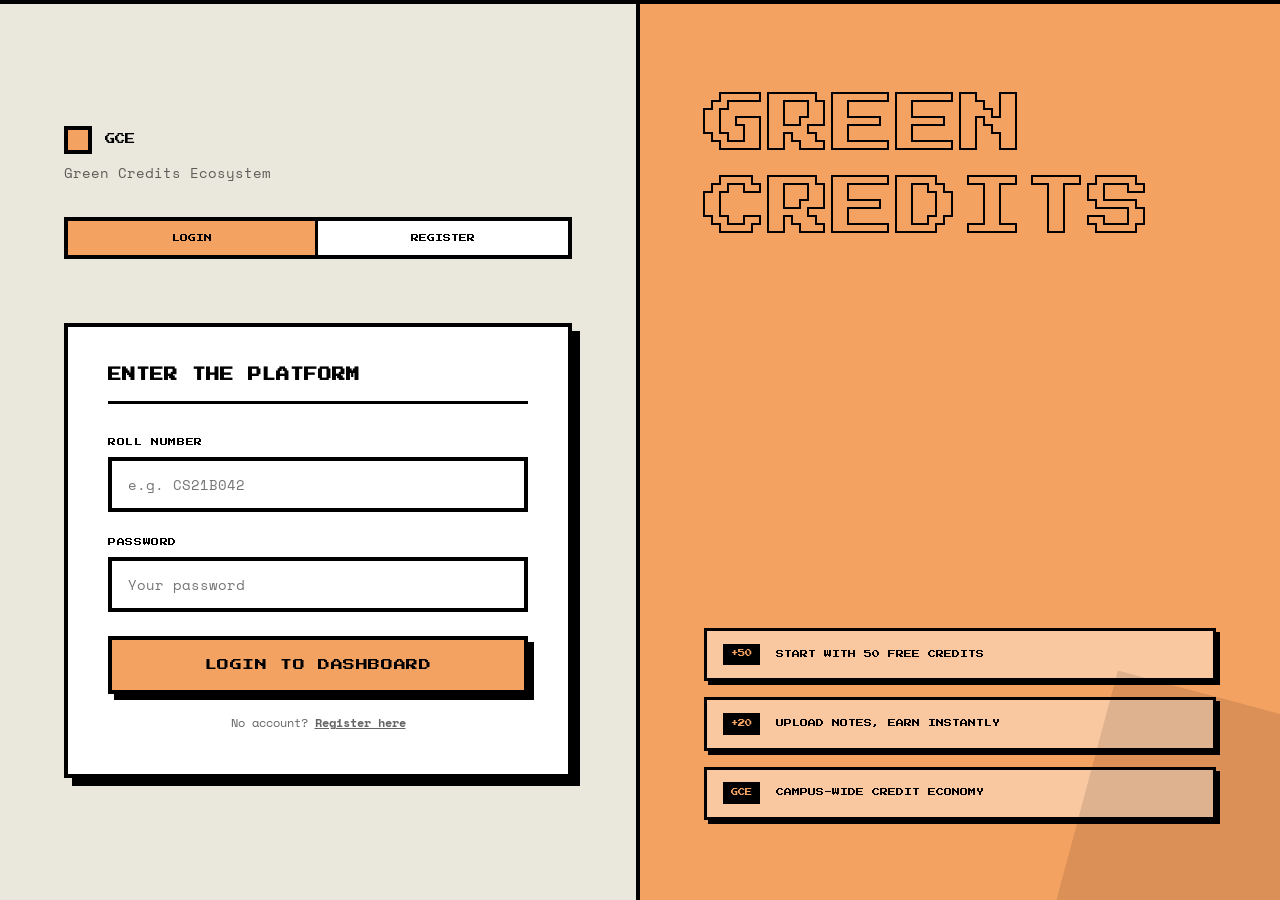
<file: upload.html>
<!DOCTYPE html>
<html lang="en">
<head>
    <meta charset="UTF-8">
    <meta name="viewport" content="width=device-width, initial-scale=1.0">
    <title>Upload Notes — Green Credits Ecosystem</title>
    <meta name="description" content="Upload your notes to the Green Credits marketplace and earn 20 credits.">
    <link rel="preconnect" href="https://fonts.googleapis.com">
    <link rel="preconnect" href="https://fonts.gstatic.com" crossorigin>
    <link href="https://fonts.googleapis.com/css2?family=Press+Start+2P&family=Space+Mono:ital,wght@0,400;0,700;1,400;1,700&display=swap" rel="stylesheet">
    <link rel="stylesheet" href="styles.css">
    <style>
        .upload-layout {
            max-width: 920px;
            margin: 0 auto;
            padding: 3rem 2rem;
            display: grid;
            grid-template-columns: 1fr 340px;
            gap: 3rem;
            align-items: start;
        }
        @media (max-width: 768px) {
            .upload-layout { grid-template-columns: 1fr; }
        }

        /* Info sidebar */
        .upload-info {
            display: flex;
            flex-direction: column;
            gap: 1.5rem;
        }

        .info-box {
            border: 4px solid var(--black);
            background-color: var(--white);
            box-shadow: var(--shadow);
        }

        .info-box__head {
            background-color: var(--black);
            color: var(--white);
            padding: 0.8rem 1.2rem;
            font-family: var(--font-head);
            font-size: 0.5rem;
            text-transform: uppercase;
        }

        .info-box__body { padding: 1.2rem; }

        .reward-display {
            background-color: var(--primary);
            border: 4px solid var(--black);
            box-shadow: var(--shadow);
            padding: 2rem;
            text-align: center;
        }

        .reward-display__num {
            font-family: var(--font-head);
            font-size: 3rem;
            text-shadow: 4px 4px 0 var(--black);
            display: block;
            margin-bottom: 0.5rem;
        }

        .reward-display__label {
            font-family: var(--font-head);
            font-size: 0.55rem;
            text-transform: uppercase;
        }

        /* Form box */
        .upload-form-box {
            border: 4px solid var(--black);
            background-color: var(--white);
            box-shadow: var(--shadow);
            overflow: hidden;
        }

        .upload-form-box__head {
            background-color: var(--black);
            color: var(--white);
            padding: 1.2rem 2rem;
            font-family: var(--font-head);
            font-size: 0.65rem;
            text-transform: uppercase;
        }

        .upload-form-box__body { padding: 2rem; }

        /* Character counter */
        .char-counter {
            font-size: 0.7rem;
            opacity: 0.5;
            text-align: right;
        }

        /* Success state */
        .success-state {
            text-align: center;
            padding: 3rem 2rem;
        }

        .success-state__icon {
            font-family: var(--font-head);
            font-size: 2.5rem;
            display: block;
            margin-bottom: 1.5rem;
            color: var(--primary);
            text-shadow: 4px 4px 0 var(--black);
        }

        .success-state__title {
            font-family: var(--font-head);
            font-size: 0.8rem;
            text-transform: uppercase;
            margin-bottom: 1rem;
        }

        /* Progress bar */
        .progress-bar {
            height: 8px;
            background-color: var(--bg);
            border: 3px solid var(--black);
            overflow: hidden;
            margin-bottom: 1.5rem;
        }
        .progress-bar__fill {
            height: 100%;
            background-color: var(--primary);
            width: 0%;
            transition: width 0.4s ease;
        }
    </style>
</head>
<body>

<!-- ─── NAV ───────────────────────────── -->
<nav class="nav">
    <div class="nav__inner">
        <a href="index.html" class="nav__logo">
            <span></span>
            GCE
        </a>
        <ul class="nav__links">
            <li><a href="index.html">Home</a></li>
            <li><a href="marketplace.html">Marketplace</a></li>
            <li><a href="mess.html">Mess Hub</a></li>
            <li><a href="dashboard.html">Dashboard</a></li>
            <li><a href="upload.html" class="active">Upload</a></li>
            <li><a href="inbox.html">Inbox</a></li>
        </ul>
        <div class="flex flex-gap" style="align-items:center;">
            <span class="nav__credits-badge" id="nav-credits-badge"></span>
            <button class="btn btn--sm btn--black" id="btn-logout">Logout</button>
        </div>
    </div>
</nav>

<!-- ─── PAGE HEADER ──────────────────── -->
<div class="page-header">
    <div class="container">
        <div class="page-header__tag">Listing Center</div>
        <h1 class="page-header__title">List Physical Resources &amp; Earn Credits</h1>
    </div>
</div>

<!-- ─── MAIN LAYOUT ──────────────────── -->
<div class="upload-layout">

    <!-- Form -->
    <div>
        <!-- Progress bar (hidden by default) -->
        <div class="progress-bar hidden" id="progress-bar">
            <div class="progress-bar__fill" id="progress-fill"></div>
        </div>

        <div class="upload-form-box" id="upload-box">
            <div class="upload-form-box__head">Resource Listing Form</div>
            <div class="upload-form-box__body">
                <form id="upload-form" onsubmit="handleUpload(event)" novalidate>

                    <div class="form-group">
                        <label for="item-category" class="form-label">Category *</label>
                        <select id="item-category" class="form-select" onchange="toggleFormFields()">
                            <option value="Study Material">Study Material (Physical Notes, Books, Printed Papers)</option>
                            <option value="Hardware">Hardware (Components, Boards, Tools)</option>
                        </select>
                    </div>

                    <div class="form-group">
                        <label for="item-title" class="form-label" id="title-label">Title / Note Name *</label>
                        <input type="text" id="item-title" class="form-input" placeholder="e.g. Complete Data Structures Notes" required maxlength="100" oninput="updateCounter('item-title', 'title-counter', 100)">
                        <div class="char-counter"><span id="title-counter">0</span>/100</div>
                    </div>

                    <!-- STUDY MATERIAL FIELDS -->
                    <div id="study-fields">
                        <div class="form-group">
                            <label for="study-course" class="form-label">Course Name *</label>
                            <input type="text" id="study-course" class="form-input" placeholder="e.g. Data Structures">
                        </div>
                        <div class="form-group">
                            <label for="study-code" class="form-label">Course Code *</label>
                            <input type="text" id="study-code" class="form-input" placeholder="e.g. CS301" maxlength="10" style="text-transform:uppercase;">
                        </div>
                        <div class="form-group">
                            <label for="study-branch" class="form-label">Branch *</label>
                            <input type="text" id="study-branch" class="form-input" placeholder="e.g. Computer Science">
                        </div>
                        <div class="form-group">
                            <label for="study-includes" class="form-label">What it includes *</label>
                            <input type="text" id="study-includes" class="form-input" placeholder="e.g. Chapter 1-8 handwritten notes">
                        </div>
                        <div class="form-group">
                            <label for="study-pages" class="form-label">No. of Pages *</label>
                            <input type="number" id="study-pages" class="form-input" placeholder="e.g. 48" min="1" max="500">
                        </div>
                        <div class="form-group">
                            <label class="form-label">Photo of Material (Optional)</label>
                            <div class="upload-zone" id="upload-zone">
                                <input type="file" id="note-file" accept=".jpg,.jpeg,.png" onchange="handleFileSelect(this)">
                                <span class="upload-zone__icon" id="upload-icon">[+]</span>
                                <span class="upload-zone__text" id="upload-text">
                                    Click or drop photo here<br>
                                    <span style="font-family:var(--font-body);font-size:0.7rem;opacity:0.6;margin-top:0.5rem;display:inline-block;">JPG, PNG accepted</span>
                                </span>
                            </div>
                            <span class="form-hint" id="file-name-display"></span>
                        </div>
                    </div>

                    <!-- HARDWARE FIELDS -->
                    <div id="hardware-fields" class="hidden">
                        <div class="form-group">
                            <label for="hw-condition" class="form-label">Condition *</label>
                            <select id="hw-condition" class="form-select">
                                <option value="Like New">Like New</option>
                                <option value="Good">Good</option>
                                <option value="Fair">Fair</option>
                                <option value="Needs Repair">Needs Repair</option>
                            </select>
                        </div>
                        <div class="form-group">
                            <label for="hw-desc" class="form-label">Detailed Description</label>
                            <textarea id="hw-desc" class="form-textarea" placeholder="Describe the item, age, components included..."></textarea>
                        </div>
                    </div>

                    <!-- SHARED PRICE -->
                    <div class="form-group mt-3">
                        <label for="item-price" class="form-label">Listing Price (Credits) *</label>
                        <input type="number" id="item-price" class="form-input" placeholder="e.g. 15" required min="1" max="50">
                        <span class="form-hint">Recommended: 5–20 CR. Max 50 CR.</span>
                    </div>

                    <div style="border-top:3px solid var(--black);padding-top:1.5rem;margin-top:0.5rem;display:flex;gap:1rem;flex-wrap:wrap;">
                        <button type="submit" class="btn btn--lg" id="submit-btn">
                            Submit &amp; Earn +20 CR
                        </button>
                        <button type="button" class="btn btn--white" onclick="resetForm()">
                            Clear Form
                        </button>
                    </div>

                </form>
            </div>
        </div>

        <!-- Success state (hidden by default) -->
        <div class="hidden" id="success-box">
            <div class="upload-form-box">
                <div class="upload-form-box__head" style="background-color:#1a7a1a;">Upload Successful</div>
                <div class="upload-form-box__body">
                    <div class="success-state">
                        <span class="success-state__icon">[OK]</span>
                        <div class="success-state__title">Listing Submitted!</div>
                        <p style="font-size:0.9rem;opacity:0.7;max-width:380px;margin:0 auto 2rem;">
                            Your item is now live on the marketplace. Interested students will chat with you to arrange pickup. +20 green credits have been added to your account.
                        </p>
                        <div style="display:flex;gap:1rem;justify-content:center;flex-wrap:wrap;">
                            <a href="marketplace.html" class="btn">View Marketplace</a>
                            <button class="btn btn--white" onclick="resetForm()">Upload Another</button>
                        </div>
                    </div>
                </div>
            </div>
        </div>
    </div>

    <!-- Info sidebar -->
    <div class="upload-info">

        <!-- Reward display -->
        <div class="reward-display">
            <span class="reward-display__num">+20</span>
            <span class="reward-display__label">Credits Per Upload</span>
        </div>

        <!-- Your balance -->
        <div class="info-box">
            <div class="info-box__head">Your Balance</div>
            <div class="info-box__body">
                <div style="font-family:var(--font-head);font-size:1.5rem;margin-bottom:0.3rem;" id="info-credits">— CR</div>
                <div style="font-size:0.8rem;opacity:0.6;">Current green credits</div>
            </div>
        </div>

        <!-- Guidelines -->
        <div class="info-box">
            <div class="info-box__head">Submission Rules</div>
            <div class="info-box__body">
                <ul class="blist">
                    <li>Items must be physical copies (handwritten notes, books, modules)</li>
                    <li>No digital pdf dumps (unless printed and bound)</li>
                    <li>Exchange location should be agreed upon via chat</li>
                    <li>Price must be fair and reasonable</li>
                    <li>Spam listings will be removed</li>
                </ul>
            </div>
        </div>

        <!-- Earning guide -->
        <div class="info-box">
            <div class="info-box__head">Earn More Credits</div>
            <div class="info-box__body">
                <div style="display:flex;flex-direction:column;gap:0.5rem;">
                    <div style="display:flex;justify-content:space-between;font-size:0.82rem;padding:0.4rem 0;border-bottom:2px solid var(--black);">
                        <span>List a resource</span>
                        <strong style="color:#1a7a1a;font-family:var(--font-head);font-size:0.5rem;">+20 CR</strong>
                    </div>
                    <div style="display:flex;justify-content:space-between;font-size:0.82rem;padding:0.4rem 0;border-bottom:2px solid var(--black);">
                        <span>Pre-book meal</span>
                        <strong style="color:#1a7a1a;font-family:var(--font-head);font-size:0.5rem;">+5 CR</strong>
                    </div>
                    <div style="display:flex;justify-content:space-between;font-size:0.82rem;padding:0.4rem 0;border-bottom:2px solid var(--black);">
                        <span>Give feedback</span>
                        <strong style="color:#1a7a1a;font-family:var(--font-head);font-size:0.5rem;">+2 CR</strong>
                    </div>
                    <div style="display:flex;justify-content:space-between;font-size:0.82rem;padding:0.4rem 0;">
                        <span>Donate resource</span>
                        <strong style="color:#1a7a1a;font-family:var(--font-head);font-size:0.5rem;">+10 CR</strong>
                    </div>
                </div>
            </div>
        </div>

    </div>
</div>

<div id="toast-container"></div>

<script src="app.js"></script>
<script>
    GCE.requireAuth('login.html');

    // Init
    document.getElementById('info-credits').textContent = GCE.getCredits() + ' CR';

    function updateCounter(inputId, counterId, max) {
        const val = document.getElementById(inputId).value.length;
        document.getElementById(counterId).textContent = val;
    }

    function handleFileSelect(input) {
        const file = input.files[0];
        if (!file) return;
        document.getElementById('upload-icon').textContent = '[FILE]';
        document.getElementById('upload-text').innerHTML = `<strong>${file.name}</strong><br><span style="font-size:0.7rem;opacity:0.6;">${(file.size / 1024).toFixed(1)} KB</span>`;
        document.getElementById('file-name-display').textContent = 'File selected: ' + file.name;
    }

    function toggleFormFields() {
        const cat = document.getElementById('item-category').value;
        const studyF = document.getElementById('study-fields');
        const hwF = document.getElementById('hardware-fields');
        const label = document.getElementById('title-label');

        if (cat === 'Hardware') {
            studyF.classList.add('hidden');
            hwF.classList.remove('hidden');
            label.textContent = 'Hardware Item Name *';
        } else {
            studyF.classList.remove('hidden');
            hwF.classList.add('hidden');
            label.textContent = 'Title / Item Name *';
        }
    }

    function validateForm() {
        const cat = document.getElementById('item-category').value;
        const title = document.getElementById('item-title').value.trim();
        const price = parseInt(document.getElementById('item-price').value);

        if (!title) { showToast('Please add a title', 'error'); return null; }
        if (!price || price < 1 || price > 50) { showToast('Valid price (1-50) is required', 'error'); return null; }

        if (cat === 'Study Material') {
            const courseName = document.getElementById('study-course').value.trim();
            const courseCode = document.getElementById('study-code').value.trim();
            const branch = document.getElementById('study-branch').value.trim();
            const includes = document.getElementById('study-includes').value.trim();
            const pages = parseInt(document.getElementById('study-pages').value) || null;

            if (!courseName || !courseCode || !branch) {
                showToast('Course Name, Code, and Branch required', 'error');
                return null;
            }

            return { category: cat, title, courseName, courseCode: courseCode.toUpperCase(), branch, includes, pages, price };
        } else {
            const condition = document.getElementById('hw-condition').value;
            const desc = document.getElementById('hw-desc').value.trim();

            if (!desc) { showToast('Description is required for hardware', 'error'); return null; }

            return { category: cat, title, condition, desc, price };
        }
    }

    function handleUpload(e) {
        e.preventDefault();
        const data = validateForm();
        if (!data) return;

        // Show progress
        const btn = document.getElementById('submit-btn');
        btn.textContent = 'Publishing...';
        btn.disabled = true;

        const progressBar  = document.getElementById('progress-bar');
        const progressFill = document.getElementById('progress-fill');
        progressBar.classList.remove('hidden');

        let progress = 0;
        const interval = setInterval(() => {
            progress += Math.random() * 25;
            if (progress > 95) progress = 95;
            progressFill.style.width = progress + '%';
        }, 200);

        setTimeout(() => {
            clearInterval(interval);
            progressFill.style.width = '100%';

            setTimeout(() => {
                // Save & award credits
                GCE.uploadNote(data);
                const newCredits = GCE.getCredits();

                // Update UI
                document.getElementById('info-credits').textContent = newCredits + ' CR';
                updateNavBadge();

                // Show success
                document.getElementById('upload-box').classList.add('hidden');
                document.getElementById('success-box').classList.remove('hidden');
                progressBar.classList.add('hidden');

                showToast('+20 CR added to your account!', 'success');
            }, 300);
        }, 1600);
    }

    function resetForm() {
        document.getElementById('upload-form').reset();
        toggleFormFields();
        document.getElementById('upload-icon').textContent = '[+]';
        document.getElementById('upload-text').innerHTML = `Click or drop photo here<br><span style="font-family:var(--font-body);font-size:0.7rem;opacity:0.6;margin-top:0.5rem;display:inline-block;">JPG, PNG accepted</span>`;
        document.getElementById('file-name-display').textContent = '';
        document.getElementById('title-counter').textContent = '0';
        document.getElementById('submit-btn').textContent = 'Submit & Earn +20 CR';
        document.getElementById('submit-btn').disabled = false;
        document.getElementById('progress-bar').classList.add('hidden');
        document.getElementById('progress-fill').style.width = '0%';
        document.getElementById('upload-box').classList.remove('hidden');
        document.getElementById('success-box').classList.add('hidden');
        document.getElementById('info-credits').textContent = GCE.getCredits() + ' CR';
    }
</script>
</body>
</html>
</file>
<file: styles.css>
/* =========================================
   GREEN CREDITS ECOSYSTEM — DESIGN SYSTEM
   Brutalist UI | Neobrutalism Style
   ========================================= */

@import url('https://fonts.googleapis.com/css2?family=Press+Start+2P&family=Space+Mono:ital,wght@0,400;0,700;1,400;1,700&display=swap');

/* ─── CSS TOKENS ─────────────────────────── */
:root {
    --bg: #eae7dc;
    --primary: #f4a261;
    --text: #000000;
    --white: #ffffff;
    --black: #000000;
    --border: 4px solid #000;
    --border-thin: 2px solid #000;
    --shadow: 6px 6px 0 #000;
    --shadow-sm: 4px 4px 0 #000;
    --shadow-lg: 8px 8px 0 #000;
    --radius: 0;
    --font-head: 'Press Start 2P', cursive;
    --font-body: 'Space Mono', monospace;
    --transition: 0.12s ease;
    --max-w: 1200px;
}

/* ─── RESET ──────────────────────────────── */
*,
*::before,
*::after {
    box-sizing: border-box;
    margin: 0;
    padding: 0;
}

html {
    scroll-behavior: smooth;
}

body {
    background-color: var(--bg);
    color: var(--text);
    font-family: var(--font-body);
    font-size: 15px;
    line-height: 1.7;
    min-height: 100vh;
}

img {
    display: block;
    max-width: 100%;
}

a {
    color: inherit;
    text-decoration: none;
}

ul {
    list-style: none;
}

/* ─── TYPOGRAPHY ─────────────────────────── */
h1,
h2,
h3,
h4,
h5,
h6 {
    font-family: var(--font-head);
    text-transform: uppercase;
    line-height: 1.3;
}

.mono {
    font-family: var(--font-body);
}

/* ─── LAYOUT HELPERS ─────────────────────── */
.container {
    max-width: var(--max-w);
    margin: 0 auto;
    padding: 0 2rem;
}

.section {
    padding: 5rem 0;
    border-top: 4px solid var(--black);
}

.section--black {
    background-color: var(--black);
    color: var(--white);
}

.section--orange {
    background-color: var(--primary);
}

/* ─── GRID ───────────────────────────────── */
.grid {
    display: grid;
    gap: 2.4rem;
}

.grid-2 {
    grid-template-columns: repeat(2, 1fr);
}

.grid-3 {
    grid-template-columns: repeat(3, 1fr);
}

.grid-4 {
    grid-template-columns: repeat(4, 1fr);
}

.grid-12 {
    grid-template-columns: repeat(12, 1fr);
}

@media (max-width: 960px) {

    .grid-3,
    .grid-4 {
        grid-template-columns: repeat(2, 1fr);
    }
}

@media (max-width: 600px) {

    .grid-2,
    .grid-3,
    .grid-4 {
        grid-template-columns: 1fr;
    }
}

/* ─── FLEX HELPERS ───────────────────────── */
.flex {
    display: flex;
}

.flex-center {
    display: flex;
    align-items: center;
    justify-content: center;
}

.flex-between {
    display: flex;
    align-items: center;
    justify-content: space-between;
}

.flex-gap {
    gap: 1.5rem;
}

.flex-wrap {
    flex-wrap: wrap;
}

/* ─── BUTTONS ────────────────────────────── */
.btn {
    display: inline-block;
    font-family: var(--font-head);
    font-size: 0.6rem;
    text-transform: uppercase;
    letter-spacing: 0.05em;
    padding: 0.9rem 1.8rem;
    border: 4px solid var(--black);
    background-color: var(--primary);
    color: var(--black);
    box-shadow: var(--shadow);
    cursor: pointer;
    transition: transform var(--transition), box-shadow var(--transition);
    white-space: nowrap;
}

.btn:hover {
    transform: translate(-2px, -2px);
    box-shadow: 8px 8px 0 var(--black);
}

.btn:active {
    transform: translate(6px, 6px);
    box-shadow: none;
}

.btn--white {
    background-color: var(--white);
}

.btn--black {
    background-color: var(--black);
    color: var(--white);
}

.btn--ghost {
    background-color: transparent;
    border-color: var(--black);
    color: var(--black);
}

.btn--lg {
    font-size: 0.75rem;
    padding: 1.2rem 2.8rem;
}

.btn--sm {
    font-size: 0.5rem;
    padding: 0.6rem 1.2rem;
    box-shadow: var(--shadow-sm);
}

.btn--danger {
    background-color: #ff4444;
    color: var(--white);
}

.btn--success {
    background-color: #44cc44;
}

.btn--full {
    width: 100%;
    text-align: center;
}

/* ─── CARDS ──────────────────────────────── */
.card {
    border: 4px solid var(--black);
    background-color: var(--white);
    box-shadow: var(--shadow);
    padding: 2rem;
    display: flex;
    flex-direction: column;
    position: relative;
}

.card--orange {
    background-color: var(--primary);
}

.card--black {
    background-color: var(--black);
    color: var(--white);
}

.card--bg {
    background-color: var(--bg);
}

.card__tag {
    display: inline-block;
    font-family: var(--font-head);
    font-size: 0.5rem;
    text-transform: uppercase;
    padding: 0.4rem 0.8rem;
    border: 3px solid var(--black);
    background-color: var(--black);
    color: var(--white);
    margin-bottom: 1.2rem;
    align-self: flex-start;
}

.card__tag--orange {
    background-color: var(--primary);
    color: var(--black);
}

.card__title {
    font-family: var(--font-head);
    font-size: 0.75rem;
    margin-bottom: 1rem;
    line-height: 1.5;
    text-transform: uppercase;
}

.card__body {
    font-size: 0.9rem;
    line-height: 1.7;
    flex: 1;
}

.card__footer {
    margin-top: 1.5rem;
    padding-top: 1.2rem;
    border-top: 3px solid var(--black);
    display: flex;
    align-items: center;
    justify-content: space-between;
}

/* ─── NAVIGATION ─────────────────────────── */
.nav {
    position: sticky;
    top: 0;
    z-index: 100;
    background-color: var(--bg);
    border-bottom: 4px solid var(--black);
}

.nav__inner {
    max-width: var(--max-w);
    margin: 0 auto;
    padding: 0 2rem;
    display: flex;
    align-items: center;
    justify-content: space-between;
    height: 68px;
}

.nav__logo {
    font-family: var(--font-head);
    font-size: 0.65rem;
    text-transform: uppercase;
    letter-spacing: 0.02em;
    display: flex;
    align-items: center;
    gap: 0.5rem;
    line-height: 1.4;
}

.nav__logo span {
    display: inline-block;
    background-color: var(--primary);
    border: 3px solid var(--black);
    width: 22px;
    height: 22px;
}

.nav__links {
    display: flex;
    align-items: center;
    gap: 2.5rem;
    list-style: none;
}

.nav__links a {
    font-family: var(--font-body);
    font-size: 0.85rem;
    font-weight: 700;
    text-transform: uppercase;
    letter-spacing: 0.05em;
    transition: opacity var(--transition);
}

.nav__links a:hover {
    opacity: 0.6;
}

.nav__links a.active {
    border-bottom: 3px solid var(--black);
    padding-bottom: 2px;
}

.nav__credits-badge {
    font-family: var(--font-head);
    font-size: 0.5rem;
    background-color: var(--primary);
    border: 3px solid var(--black);
    padding: 0.4rem 0.8rem;
    box-shadow: var(--shadow-sm);
    display: none;
}

@media (max-width: 768px) {
    .nav__links {
        gap: 1.2rem;
    }

    .nav__links .nav__link--hide {
        display: none;
    }
}

/* ─── HERO ───────────────────────────────── */
.hero {
    padding: 6rem 0 5rem;
    border-bottom: 4px solid var(--black);
    position: relative;
    overflow: hidden;
}

.hero::before {
    content: '';
    position: absolute;
    right: -80px;
    top: -80px;
    width: 400px;
    height: 400px;
    border: 4px solid var(--black);
    background-color: var(--primary);
    transform: rotate(12deg);
    z-index: 0;
    opacity: 0.35;
}

.hero::after {
    content: '';
    position: absolute;
    right: 60px;
    bottom: -60px;
    width: 200px;
    height: 200px;
    border: 4px solid var(--black);
    background-color: var(--black);
    transform: rotate(-8deg);
    z-index: 0;
    opacity: 0.08;
}

.hero__inner {
    position: relative;
    z-index: 1;
    max-width: var(--max-w);
    margin: 0 auto;
    padding: 0 2rem;
}

.hero__eyebrow {
    font-family: var(--font-head);
    font-size: 0.5rem;
    text-transform: uppercase;
    letter-spacing: 0.1em;
    border: 3px solid var(--black);
    background-color: var(--black);
    color: var(--white);
    display: inline-block;
    padding: 0.4rem 1rem;
    margin-bottom: 2rem;
}

.hero__title {
    font-size: clamp(1.8rem, 4vw, 3.5rem);
    line-height: 1.2;
    margin-bottom: 1.8rem;
    max-width: 800px;
}

.hero__title em {
    font-style: normal;
    color: var(--primary);
    -webkit-text-stroke: 2px var(--black);
}

.hero__subtitle {
    font-size: 1rem;
    max-width: 600px;
    margin-bottom: 3rem;
    line-height: 1.8;
}

.hero__cta {
    display: flex;
    gap: 1.5rem;
    flex-wrap: wrap;
    align-items: center;
}

/* ─── STATS STRIP ────────────────────────── */
.stats-strip {
    display: grid;
    grid-template-columns: repeat(3, 1fr);
    border-top: 4px solid var(--black);
}

.stats-strip__item {
    padding: 2.5rem 2rem;
    text-align: center;
    border-right: 4px solid var(--black);
    background-color: var(--white);
}

.stats-strip__item:last-child {
    border-right: none;
}

.stats-strip__num {
    font-family: var(--font-head);
    font-size: clamp(1.5rem, 3vw, 2.5rem);
    color: var(--primary);
    text-shadow: 3px 3px 0 var(--black);
    display: block;
    margin-bottom: 0.6rem;
}

.stats-strip__label {
    font-size: 0.8rem;
    font-weight: 700;
    text-transform: uppercase;
    letter-spacing: 0.05em;
}

@media (max-width: 600px) {
    .stats-strip {
        grid-template-columns: 1fr;
    }

    .stats-strip__item {
        border-right: none;
        border-bottom: 4px solid var(--black);
    }
}

/* ─── SECTION HEADER ─────────────────────── */
.section-header {
    margin-bottom: 3.5rem;
    display: flex;
    align-items: flex-end;
    justify-content: space-between;
    flex-wrap: wrap;
    gap: 1rem;
}

.section-tag {
    display: inline-block;
    font-family: var(--font-head);
    font-size: 0.5rem;
    text-transform: uppercase;
    letter-spacing: 0.08em;
    background-color: var(--primary);
    border: 3px solid var(--black);
    padding: 0.3rem 0.8rem;
    margin-bottom: 1rem;
}

.section-title {
    font-family: var(--font-head);
    font-size: clamp(1rem, 2.5vw, 1.8rem);
    text-transform: uppercase;
    line-height: 1.4;
}

/* ─── STEP CARDS ─────────────────────────── */
.step-card {
    background-color: var(--primary);
    border: 4px solid var(--black);
    box-shadow: var(--shadow);
    padding: 2rem;
    position: relative;
}

.step-card__num {
    font-family: var(--font-head);
    font-size: 0.55rem;
    background-color: var(--black);
    color: var(--white);
    display: inline-block;
    padding: 0.35rem 0.7rem;
    margin-bottom: 1.2rem;
}

.step-card__title {
    font-family: var(--font-head);
    font-size: 0.7rem;
    text-transform: uppercase;
    margin-bottom: 0.8rem;
    line-height: 1.5;
}

.step-card__body {
    font-size: 0.85rem;
    line-height: 1.7;
}

/* Arrow connector */
.step-card::after {
    content: '>';
    position: absolute;
    right: -28px;
    top: 50%;
    transform: translateY(-50%);
    font-family: var(--font-head);
    font-size: 0.8rem;
    z-index: 2;
}

.step-card:last-child::after {
    display: none;
}

/* ─── CREDIT TABLE ───────────────────────── */
.credit-table {
    width: 100%;
    border-collapse: collapse;
    border: 4px solid var(--black);
}

.credit-table th,
.credit-table td {
    border: 3px solid var(--black);
    padding: 1rem 1.2rem;
    text-align: left;
    font-family: var(--font-body);
    font-size: 0.85rem;
}

.credit-table th {
    font-family: var(--font-head);
    font-size: 0.55rem;
    background-color: var(--black);
    color: var(--white);
    text-transform: uppercase;
    letter-spacing: 0.05em;
}

.credit-table tr:nth-child(even) td {
    background-color: var(--bg);
}

.credit-table tr:nth-child(odd) td {
    background-color: var(--white);
}

.earn {
    color: #1a7a1a;
    font-weight: 700;
}

.lose {
    color: #aa1111;
    font-weight: 700;
}

/* ─── MARQUEE TICKER ─────────────────────── */
.ticker {
    overflow: hidden;
    white-space: nowrap;
    background-color: var(--primary);
    border-top: 4px solid var(--black);
    border-bottom: 4px solid var(--black);
    padding: 0.8rem 0;
}

.ticker__inner {
    display: inline-block;
    animation: marquee 22s linear infinite;
    font-family: var(--font-head);
    font-size: 0.55rem;
    text-transform: uppercase;
    letter-spacing: 0.1em;
    white-space: nowrap;
}

.ticker__sep {
    display: inline-block;
    margin: 0 2rem;
    opacity: 0.4;
}

@keyframes marquee {
    from {
        transform: translateX(0);
    }
    to {
        transform: translateX(-50%);
    }
}

/* ─── BRUTALIST LIST ─────────────────────── */
.blist {
    list-style: none;
    padding: 0;
}

.blist li {
    padding: 0.75rem 0 0.75rem 1.8rem;
    border-bottom: 2px solid var(--black);
    position: relative;
    font-size: 0.9rem;
    line-height: 1.6;
}

.blist li:last-child {
    border-bottom: none;
}

.blist li::before {
    content: '>';
    position: absolute;
    left: 0;
    font-weight: 700;
    color: var(--primary);
    -webkit-text-stroke: 1px var(--black);
}

/* ─── TAG PILL ───────────────────────────── */
.tag {
    display: inline-block;
    font-family: var(--font-head);
    font-size: 0.45rem;
    text-transform: uppercase;
    letter-spacing: 0.05em;
    padding: 0.3rem 0.7rem;
    border: 2px solid var(--black);
    background-color: var(--bg);
}

.tag--primary {
    background-color: var(--primary);
}

.tag--black {
    background-color: var(--black);
    color: var(--white);
}

/* ─── FORMS ──────────────────────────────── */
.form-group {
    display: flex;
    flex-direction: column;
    gap: 0.5rem;
    margin-bottom: 1.5rem;
}

.form-label {
    font-family: var(--font-head);
    font-size: 0.5rem;
    text-transform: uppercase;
    letter-spacing: 0.08em;
}

.form-input,
.form-select,
.form-textarea {
    border: 4px solid var(--black);
    background-color: var(--white);
    font-family: var(--font-body);
    font-size: 0.9rem;
    padding: 0.8rem 1rem;
    outline: none;
    width: 100%;
    transition: box-shadow var(--transition);
    border-radius: 0;
    appearance: none;
}

.form-input:focus,
.form-select:focus,
.form-textarea:focus {
    box-shadow: var(--shadow);
}

.form-textarea {
    min-height: 140px;
    resize: vertical;
}

.form-hint {
    font-size: 0.75rem;
    opacity: 0.6;
}

/* File upload zone */
.upload-zone {
    border: 4px dashed var(--black);
    background-color: var(--white);
    padding: 3rem 2rem;
    text-align: center;
    cursor: pointer;
    transition: background-color var(--transition);
    position: relative;
}

.upload-zone:hover {
    background-color: var(--primary);
}

.upload-zone input[type="file"] {
    position: absolute;
    inset: 0;
    opacity: 0;
    cursor: pointer;
}

.upload-zone__icon {
    font-family: var(--font-head);
    font-size: 1.5rem;
    display: block;
    margin-bottom: 1rem;
    pointer-events: none;
}

.upload-zone__text {
    font-family: var(--font-head);
    font-size: 0.55rem;
    text-transform: uppercase;
    pointer-events: none;
}

/* ─── DASHBOARD ──────────────────────────── */
.dash-layout {
    display: grid;
    grid-template-columns: 260px 1fr;
    min-height: calc(100vh - 68px);
}

.sidebar {
    border-right: 4px solid var(--black);
    background-color: var(--white);
    padding: 2rem 0;
    position: sticky;
    top: 68px;
    height: calc(100vh - 68px);
    overflow-y: auto;
}

.sidebar__user {
    padding: 0 1.5rem 2rem;
    border-bottom: 3px solid var(--black);
    margin-bottom: 1.5rem;
}

.sidebar__avatar {
    width: 56px;
    height: 56px;
    background-color: var(--primary);
    border: 4px solid var(--black);
    box-shadow: var(--shadow-sm);
    display: flex;
    align-items: center;
    justify-content: center;
    font-family: var(--font-head);
    font-size: 1rem;
    margin-bottom: 1rem;
}

.sidebar__name {
    font-family: var(--font-head);
    font-size: 0.55rem;
    text-transform: uppercase;
    margin-bottom: 0.3rem;
}

.sidebar__role {
    font-size: 0.75rem;
    opacity: 0.6;
}

.sidebar__credits {
    margin-top: 1rem;
    background-color: var(--primary);
    border: 3px solid var(--black);
    padding: 0.8rem 1rem;
    box-shadow: var(--shadow-sm);
}

.sidebar__credits-num {
    font-family: var(--font-head);
    font-size: 1.2rem;
    display: block;
    margin-bottom: 0.2rem;
}

.sidebar__credits-label {
    font-size: 0.7rem;
    font-weight: 700;
    text-transform: uppercase;
    letter-spacing: 0.05em;
}

.sidebar__nav {
    padding: 0 1rem;
}

.sidebar__nav a {
    display: flex;
    align-items: center;
    gap: 0.8rem;
    padding: 0.8rem 1rem;
    font-family: var(--font-head);
    font-size: 0.5rem;
    text-transform: uppercase;
    letter-spacing: 0.03em;
    border: 3px solid transparent;
    transition: border-color var(--transition), background-color var(--transition);
}

.sidebar__nav a:hover,
.sidebar__nav a.active {
    background-color: var(--primary);
    border-color: var(--black);
    box-shadow: var(--shadow-sm);
}

.sidebar__icon {
    width: 18px;
    height: 18px;
    border: 2px solid var(--black);
    background-color: var(--black);
    display: inline-block;
    flex-shrink: 0;
}

.sidebar__icon--hollow {
    background-color: transparent;
}

.dash-main {
    padding: 3rem 2rem;
    background-color: var(--bg);
}

@media (max-width: 860px) {
    .dash-layout {
        grid-template-columns: 1fr;
    }

    .sidebar {
        position: static;
        height: auto;
        border-right: none;
        border-bottom: 4px solid var(--black);
    }
}

/* ─── CREDIT BADGE ───────────────────────── */
.credit-badge {
    display: inline-flex;
    align-items: center;
    gap: 0.4rem;
    font-family: var(--font-head);
    font-size: 0.5rem;
    background-color: var(--primary);
    border: 3px solid var(--black);
    padding: 0.4rem 0.9rem;
    box-shadow: var(--shadow-sm);
}

/* ─── ACTIVITY FEED ──────────────────────── */
.activity-list {
    display: flex;
    flex-direction: column;
    gap: 0;
}

.activity-item {
    display: flex;
    align-items: center;
    gap: 1rem;
    padding: 1rem 0;
    border-bottom: 2px solid var(--black);
}

.activity-item:last-child {
    border-bottom: none;
}

.activity-dot {
    width: 12px;
    height: 12px;
    background-color: var(--primary);
    border: 2px solid var(--black);
    flex-shrink: 0;
}

.activity-dot--earn {
    background-color: #44cc44;
}

.activity-dot--spend {
    background-color: #ff4444;
}

.activity-text {
    flex: 1;
    font-size: 0.85rem;
}

.activity-delta {
    font-family: var(--font-head);
    font-size: 0.5rem;
}

.activity-time {
    font-size: 0.7rem;
    opacity: 0.5;
}

/* ─── MARKETPLACE CARD ───────────────────── */
.market-card {
    border: 4px solid var(--black);
    background-color: var(--white);
    box-shadow: var(--shadow);
    display: flex;
    flex-direction: column;
}

.market-card__head {
    background-color: var(--black);
    color: var(--white);
    padding: 1rem 1.2rem;
    font-family: var(--font-head);
    font-size: 0.55rem;
    text-transform: uppercase;
}

.market-card__body {
    padding: 1.5rem 1.2rem;
    flex: 1;
}

.market-card__title {
    font-family: var(--font-head);
    font-size: 0.65rem;
    text-transform: uppercase;
    margin-bottom: 0.6rem;
    line-height: 1.5;
}

.market-card__subject {
    font-size: 0.8rem;
    opacity: 0.7;
    margin-bottom: 1rem;
}

.market-card__uploader {
    font-size: 0.75rem;
    font-weight: 700;
}

.market-card__footer {
    padding: 1rem 1.2rem;
    border-top: 3px solid var(--black);
    background-color: var(--bg);
    display: flex;
    justify-content: space-between;
    align-items: center;
}

.market-card__price {
    font-family: var(--font-head);
    font-size: 0.7rem;
    background-color: var(--primary);
    border: 3px solid var(--black);
    padding: 0.3rem 0.6rem;
}

/* ─── NOTIFICATION / TOAST ───────────────── */
#toast-container {
    position: fixed;
    bottom: 2rem;
    right: 2rem;
    z-index: 9999;
    display: flex;
    flex-direction: column;
    gap: 0.8rem;
}

.toast {
    background-color: var(--black);
    color: var(--white);
    border: 4px solid var(--primary);
    box-shadow: var(--shadow);
    padding: 1rem 1.5rem;
    font-family: var(--font-head);
    font-size: 0.5rem;
    text-transform: uppercase;
    max-width: 320px;
    animation: toast-in 0.2s ease;
}

.toast--success {
    border-color: #44cc44;
}

.toast--error {
    border-color: #ff4444;
}

@keyframes toast-in {
    from {
        transform: translateX(120%);
        opacity: 0;
    }
    to {
        transform: translateX(0);
        opacity: 1;
    }
}

/* ─── MODAL ──────────────────────────────── */
.modal-overlay {
    position: fixed;
    inset: 0;
    background-color: rgba(0, 0, 0, 0.6);
    z-index: 200;
    display: flex;
    align-items: center;
    justify-content: center;
    padding: 1rem;
    opacity: 0;
    pointer-events: none;
    transition: opacity 0.15s;
}

.modal-overlay.open {
    opacity: 1;
    pointer-events: all;
}

.modal {
    background-color: var(--white);
    border: 4px solid var(--black);
    box-shadow: var(--shadow-lg);
    padding: 2.5rem;
    width: 100%;
    max-width: 480px;
    transform: translate(8px, 8px);
    transition: transform 0.15s;
}

.modal-overlay.open .modal {
    transform: none;
}

.modal__title {
    font-family: var(--font-head);
    font-size: 0.8rem;
    text-transform: uppercase;
    margin-bottom: 1.5rem;
    padding-bottom: 1rem;
    border-bottom: 3px solid var(--black);
}

/* ─── PAGE HEADER ────────────────────────── */
.page-header {
    padding: 3rem 0 2.5rem;
    border-bottom: 4px solid var(--black);
    background-color: var(--white);
}

.page-header__tag {
    font-family: var(--font-head);
    font-size: 0.5rem;
    text-transform: uppercase;
    letter-spacing: 0.08em;
    background-color: var(--primary);
    border: 3px solid var(--black);
    display: inline-block;
    padding: 0.3rem 0.8rem;
    margin-bottom: 1rem;
}

.page-header__title {
    font-size: clamp(1.2rem, 3vw, 2rem);
    text-transform: uppercase;
}

/* ─── LOGIN PAGE ─────────────────────────── */
.login-page {
    min-height: 100vh;
    display: grid;
    grid-template-columns: 1fr 1fr;
    border-top: 4px solid var(--black);
}

.login-panel {
    padding: 4rem;
    display: flex;
    flex-direction: column;
    justify-content: center;
}

.login-panel--accent {
    background-color: var(--primary);
    border-left: 4px solid var(--black);
    padding: 4rem;
    display: flex;
    flex-direction: column;
    justify-content: space-between;
}

@media (max-width: 768px) {
    .login-page {
        grid-template-columns: 1fr;
    }

    .login-panel--accent {
        display: none;
    }
}

/* ─── FOOTER ─────────────────────────────── */
.footer {
    background-color: var(--black);
    color: var(--white);
    border-top: 4px solid var(--black);
}

.footer__top {
    display: grid;
    grid-template-columns: 2fr 1fr 1fr;
    gap: 3rem;
    padding: 4rem 0;
    border-bottom: 3px solid rgba(255, 255, 255, 0.15);
}

@media (max-width: 768px) {
    .footer__top {
        grid-template-columns: 1fr;
    }
}

.footer__logo {
    font-family: var(--font-head);
    font-size: 0.7rem;
    text-transform: uppercase;
    margin-bottom: 1rem;
}

.footer__desc {
    font-size: 0.85rem;
    opacity: 0.6;
    line-height: 1.8;
    max-width: 340px;
}

.footer__heading {
    font-family: var(--font-head);
    font-size: 0.5rem;
    text-transform: uppercase;
    letter-spacing: 0.08em;
    margin-bottom: 1rem;
    padding-bottom: 0.5rem;
    border-bottom: 2px solid rgba(255, 255, 255, 0.2);
}

.footer__links {
    display: flex;
    flex-direction: column;
    gap: 0.6rem;
}

.footer__links a {
    font-size: 0.85rem;
    opacity: 0.7;
    transition: opacity var(--transition);
}

.footer__links a:hover {
    opacity: 1;
}

.footer__bottom {
    padding: 1.5rem 0;
    display: flex;
    align-items: center;
    justify-content: space-between;
    flex-wrap: wrap;
    gap: 0.5rem;
}

.footer__copy {
    font-family: var(--font-head);
    font-size: 0.4rem;
    text-transform: uppercase;
    opacity: 0.5;
}

/* ─── UTILITY ────────────────────────────── */
.text-center {
    text-align: center;
}

.text-right {
    text-align: right;
}

.mt-1 {
    margin-top: 0.5rem;
}

.mt-2 {
    margin-top: 1rem;
}

.mt-3 {
    margin-top: 1.5rem;
}

.mt-4 {
    margin-top: 2rem;
}

.mb-1 {
    margin-bottom: 0.5rem;
}

.mb-2 {
    margin-bottom: 1rem;
}

.mb-3 {
    margin-bottom: 1.5rem;
}

.mb-4 {
    margin-bottom: 2rem;
}

.gap-1 {
    gap: 0.5rem;
}

.gap-2 {
    gap: 1rem;
}

.gap-3 {
    gap: 1.5rem;
}

.gap-4 {
    gap: 2rem;
}

.fw-bold {
    font-weight: 700;
}

.opacity-50 {
    opacity: 0.5;
}

.hidden {
    display: none !important;
}

/* ─── ANIMATIONS ─────────────────────────── */
@keyframes pulse-border {
    0%,
    100% {
        box-shadow: var(--shadow);
    }
    50% {
        box-shadow: var(--shadow-lg);
    }
}

.pulse {
    animation: pulse-border 2s ease infinite;
}

/* ─── SCROLLBAR ──────────────────────────── */
::-webkit-scrollbar {
    width: 10px;
}

::-webkit-scrollbar-track {
    background: var(--bg);
}

::-webkit-scrollbar-thumb {
    background: var(--black);
    border: 2px solid var(--bg);
}
</file>
